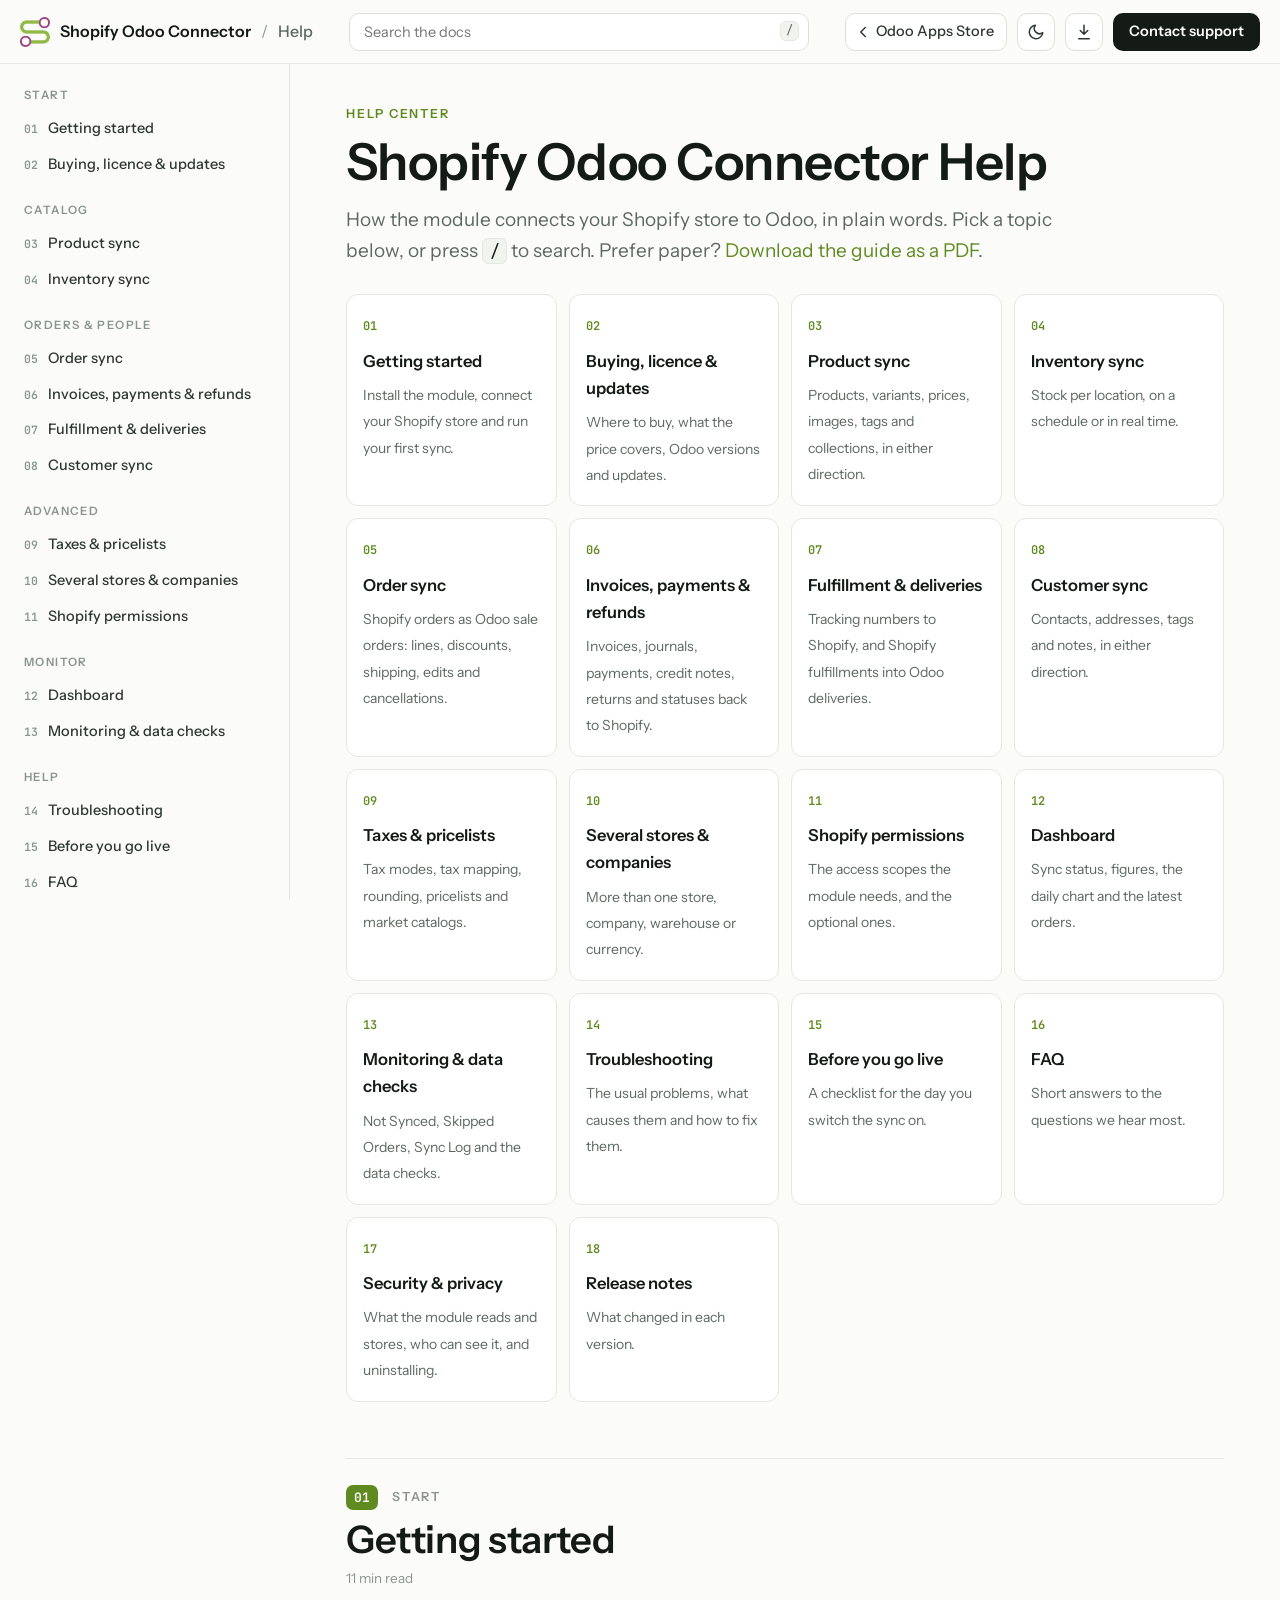
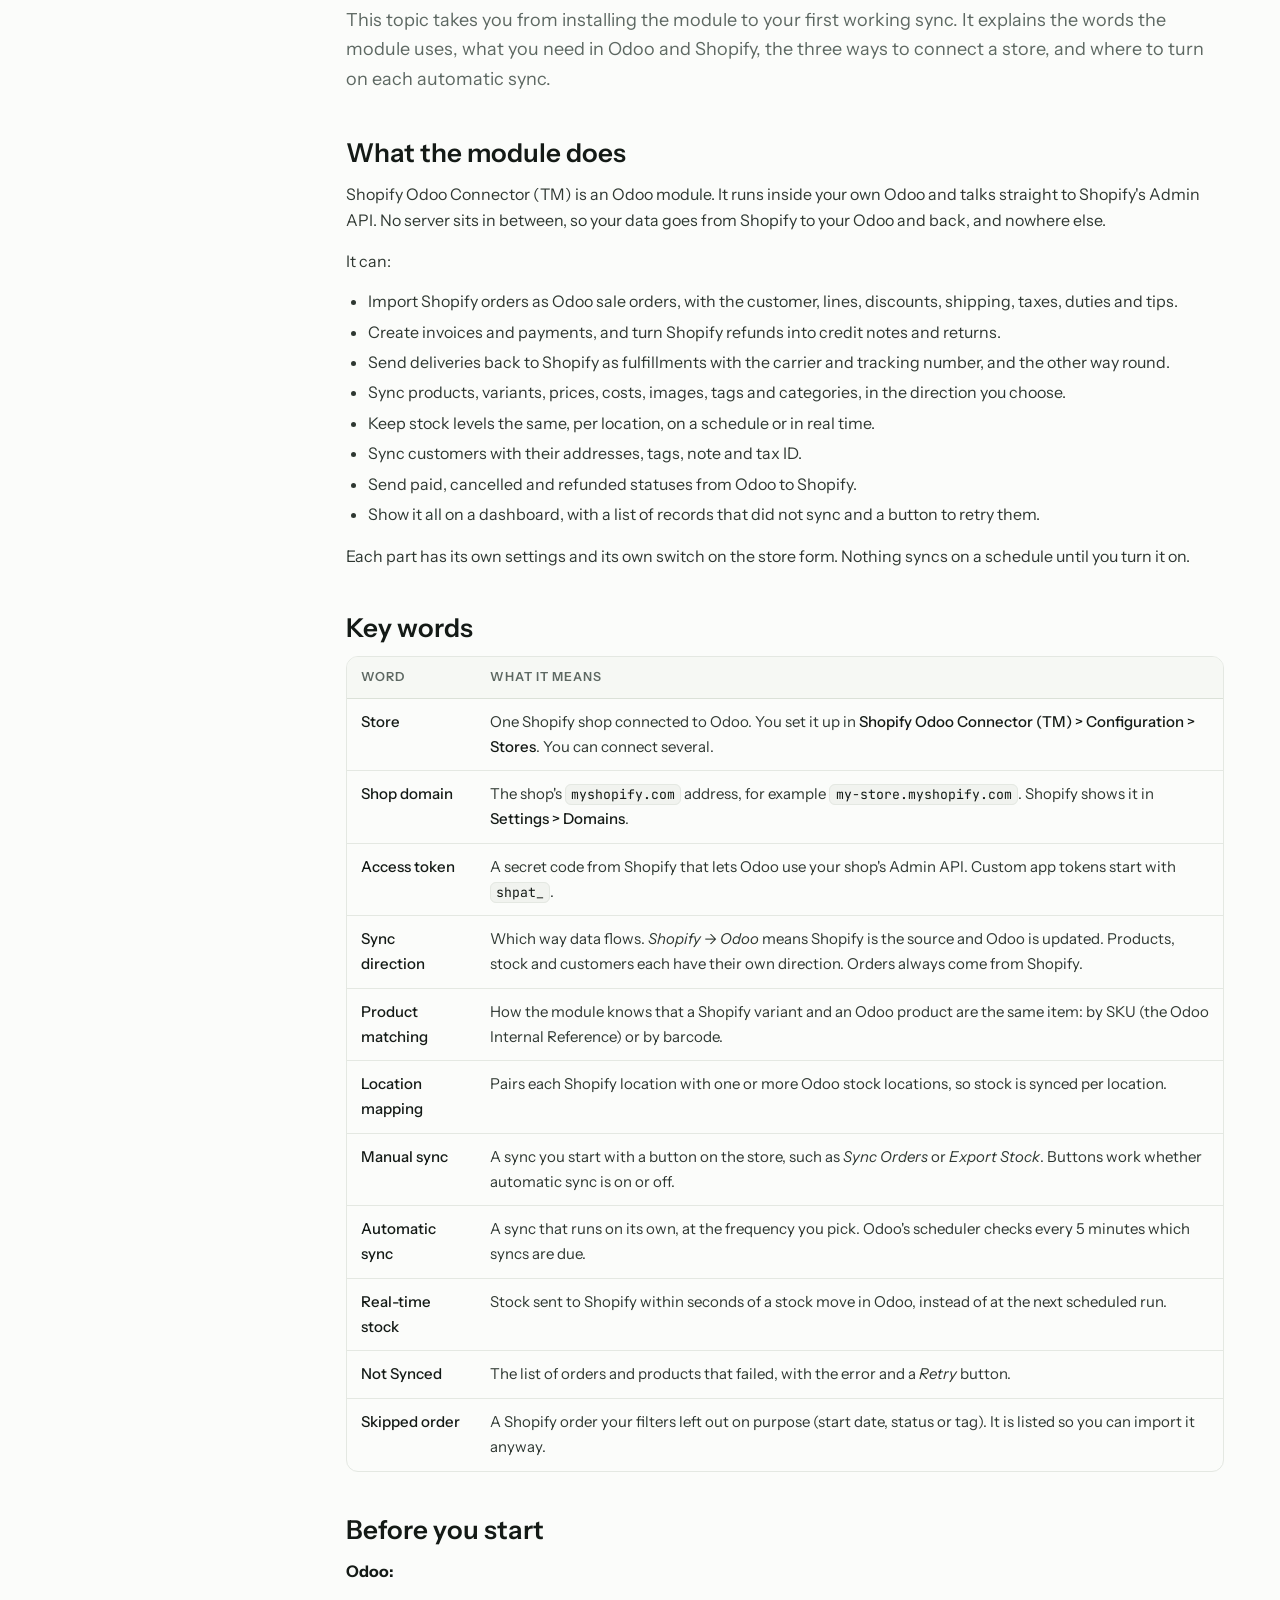
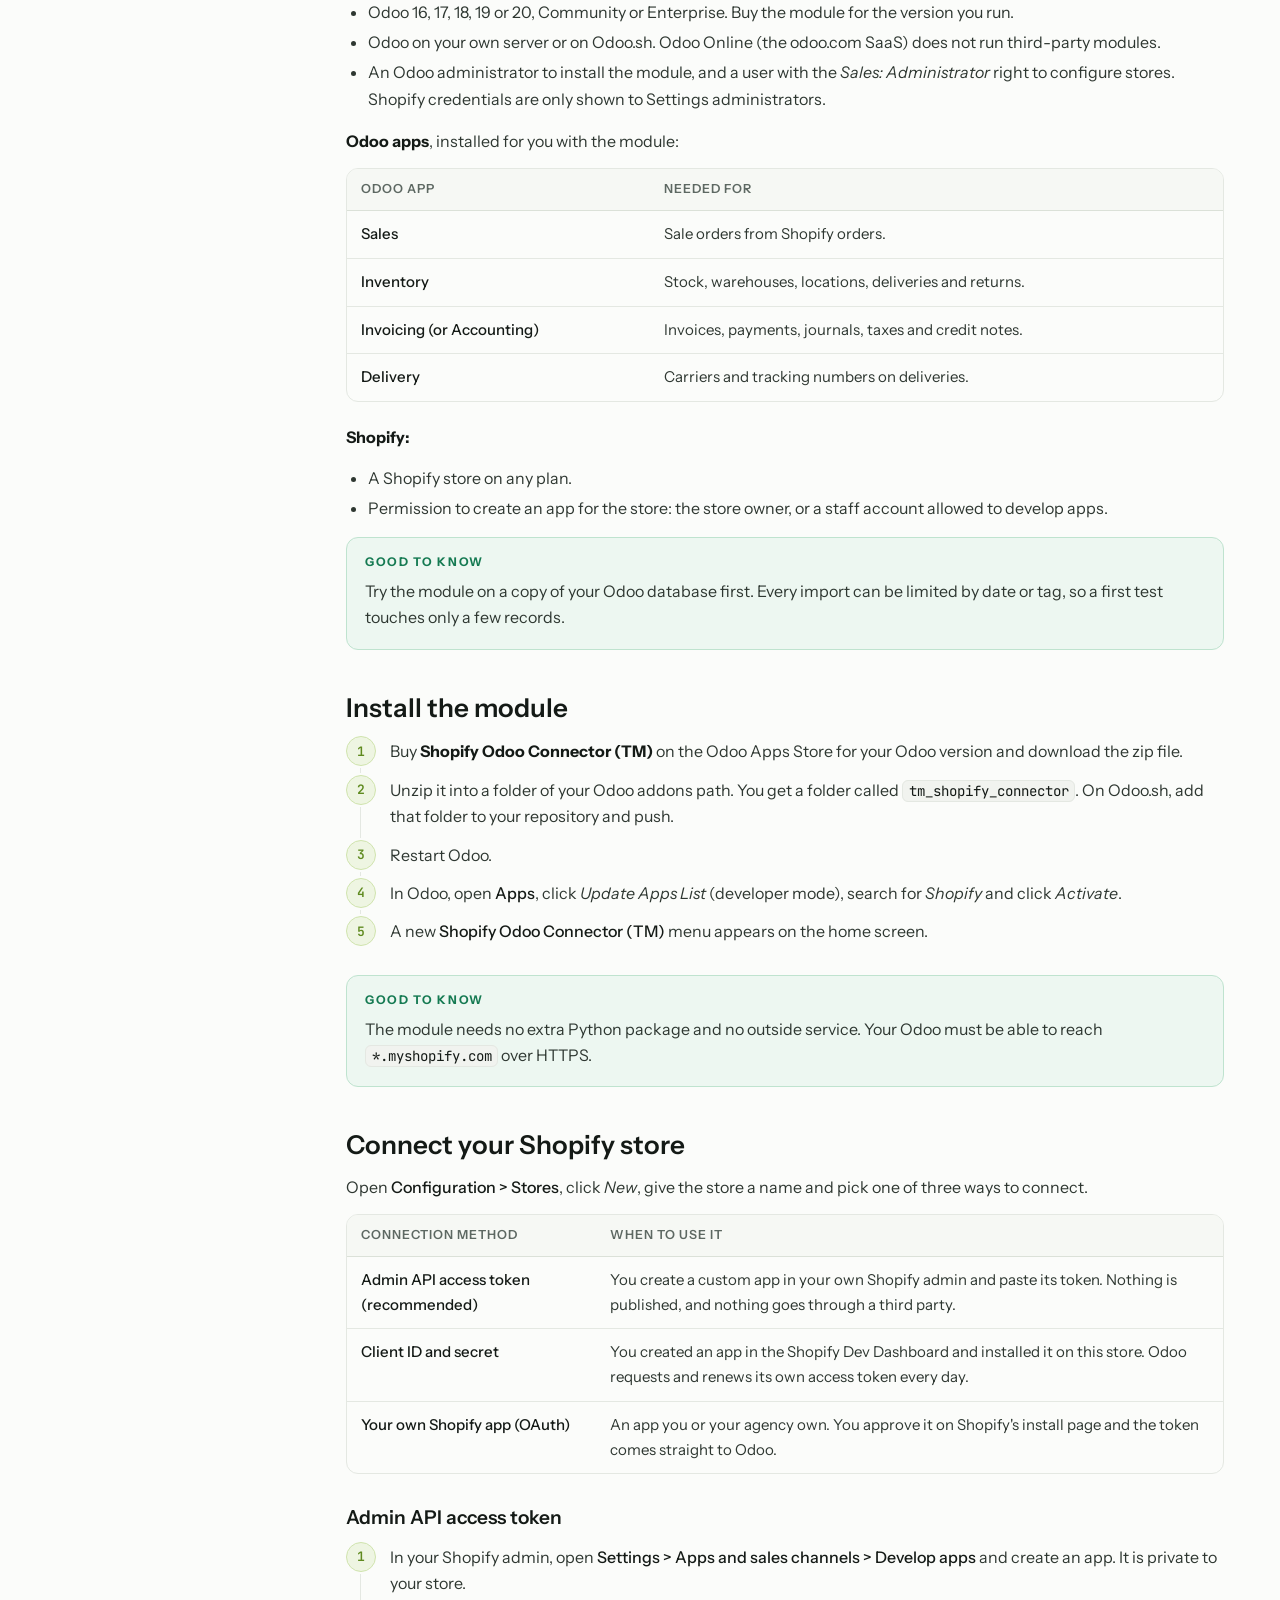
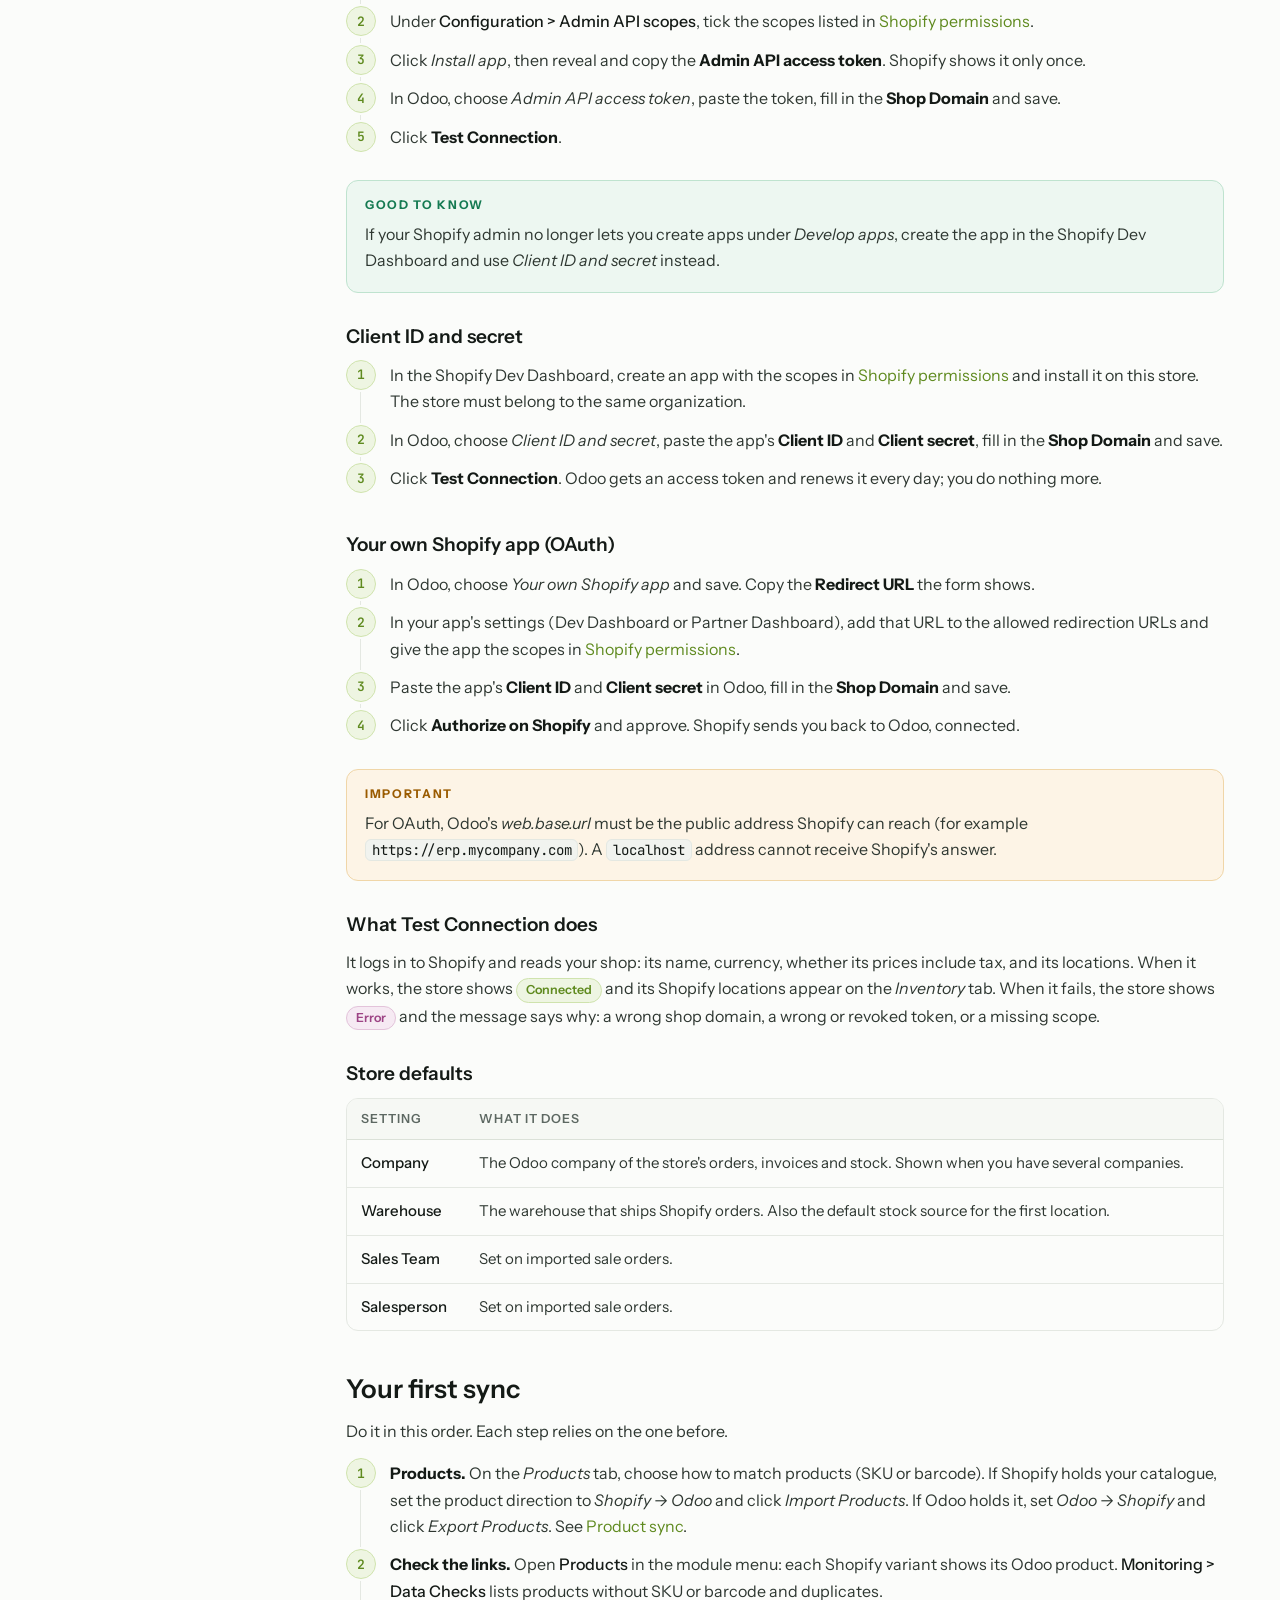
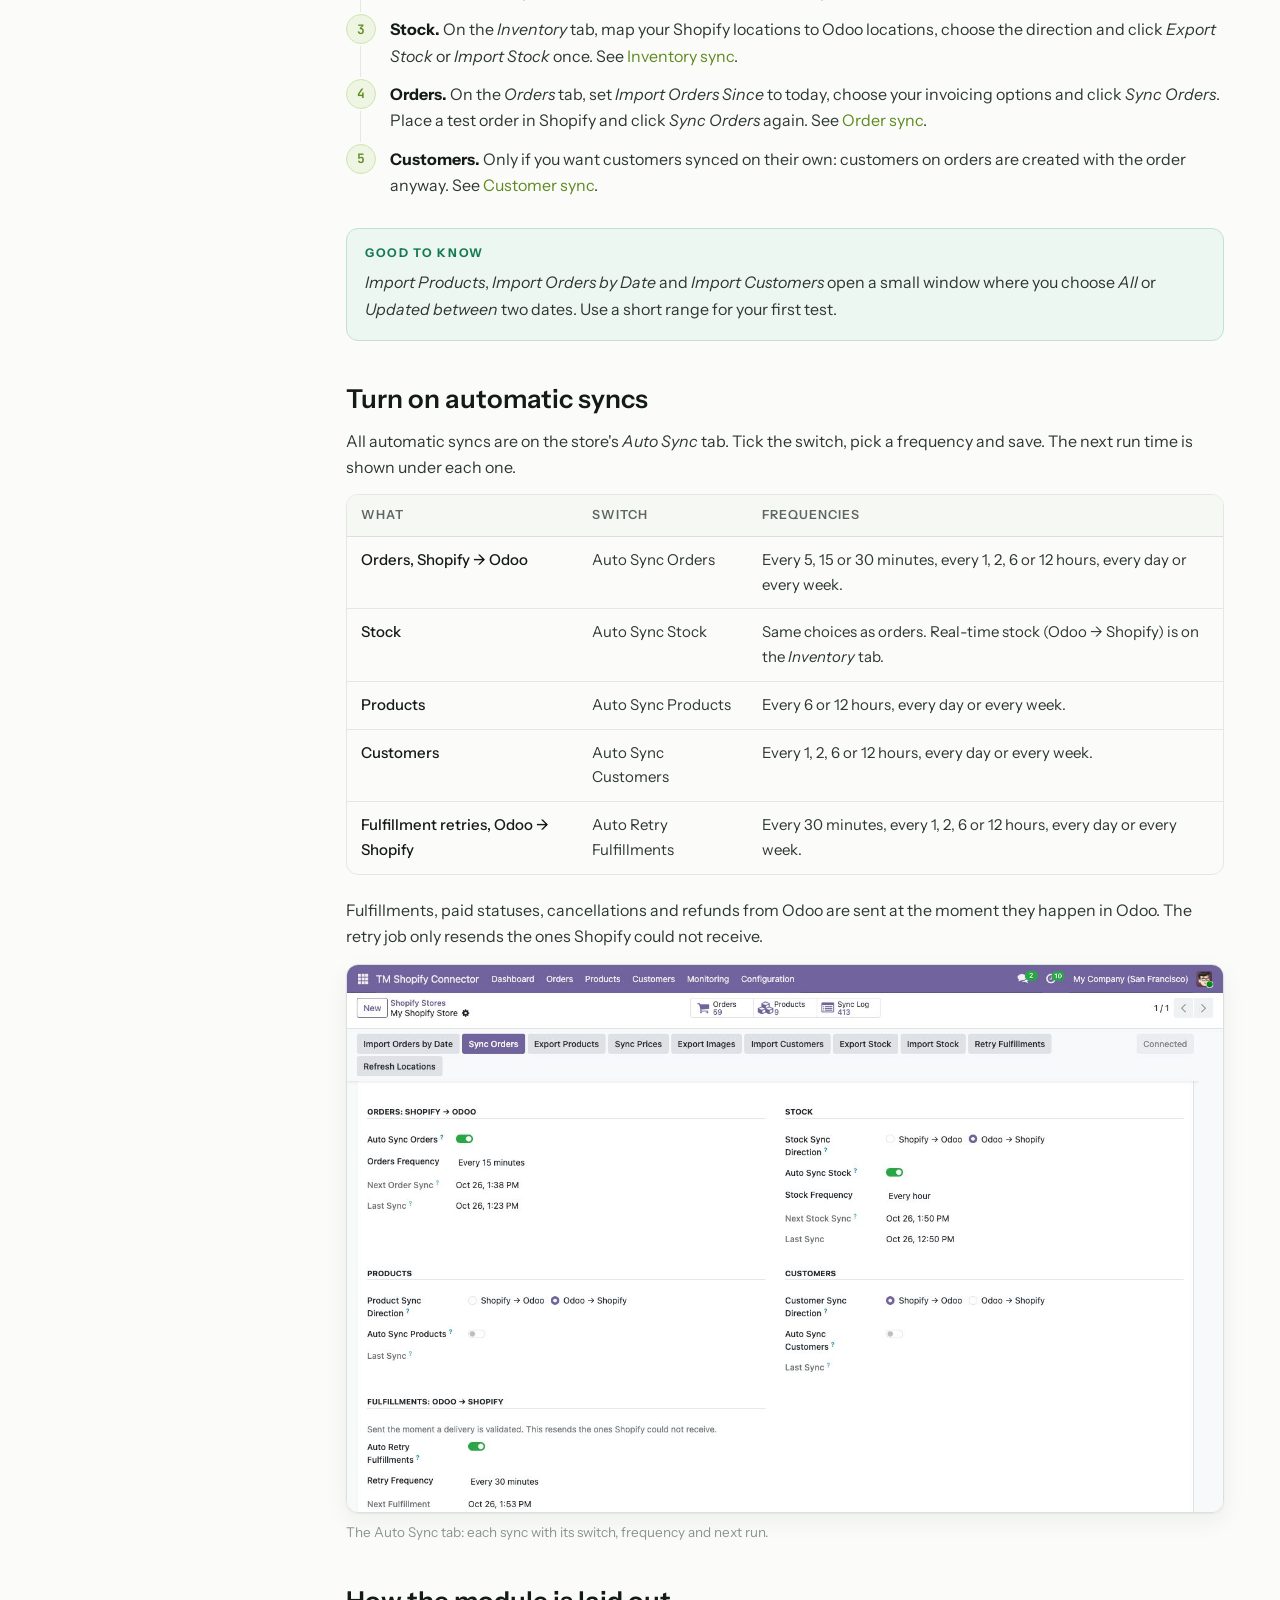
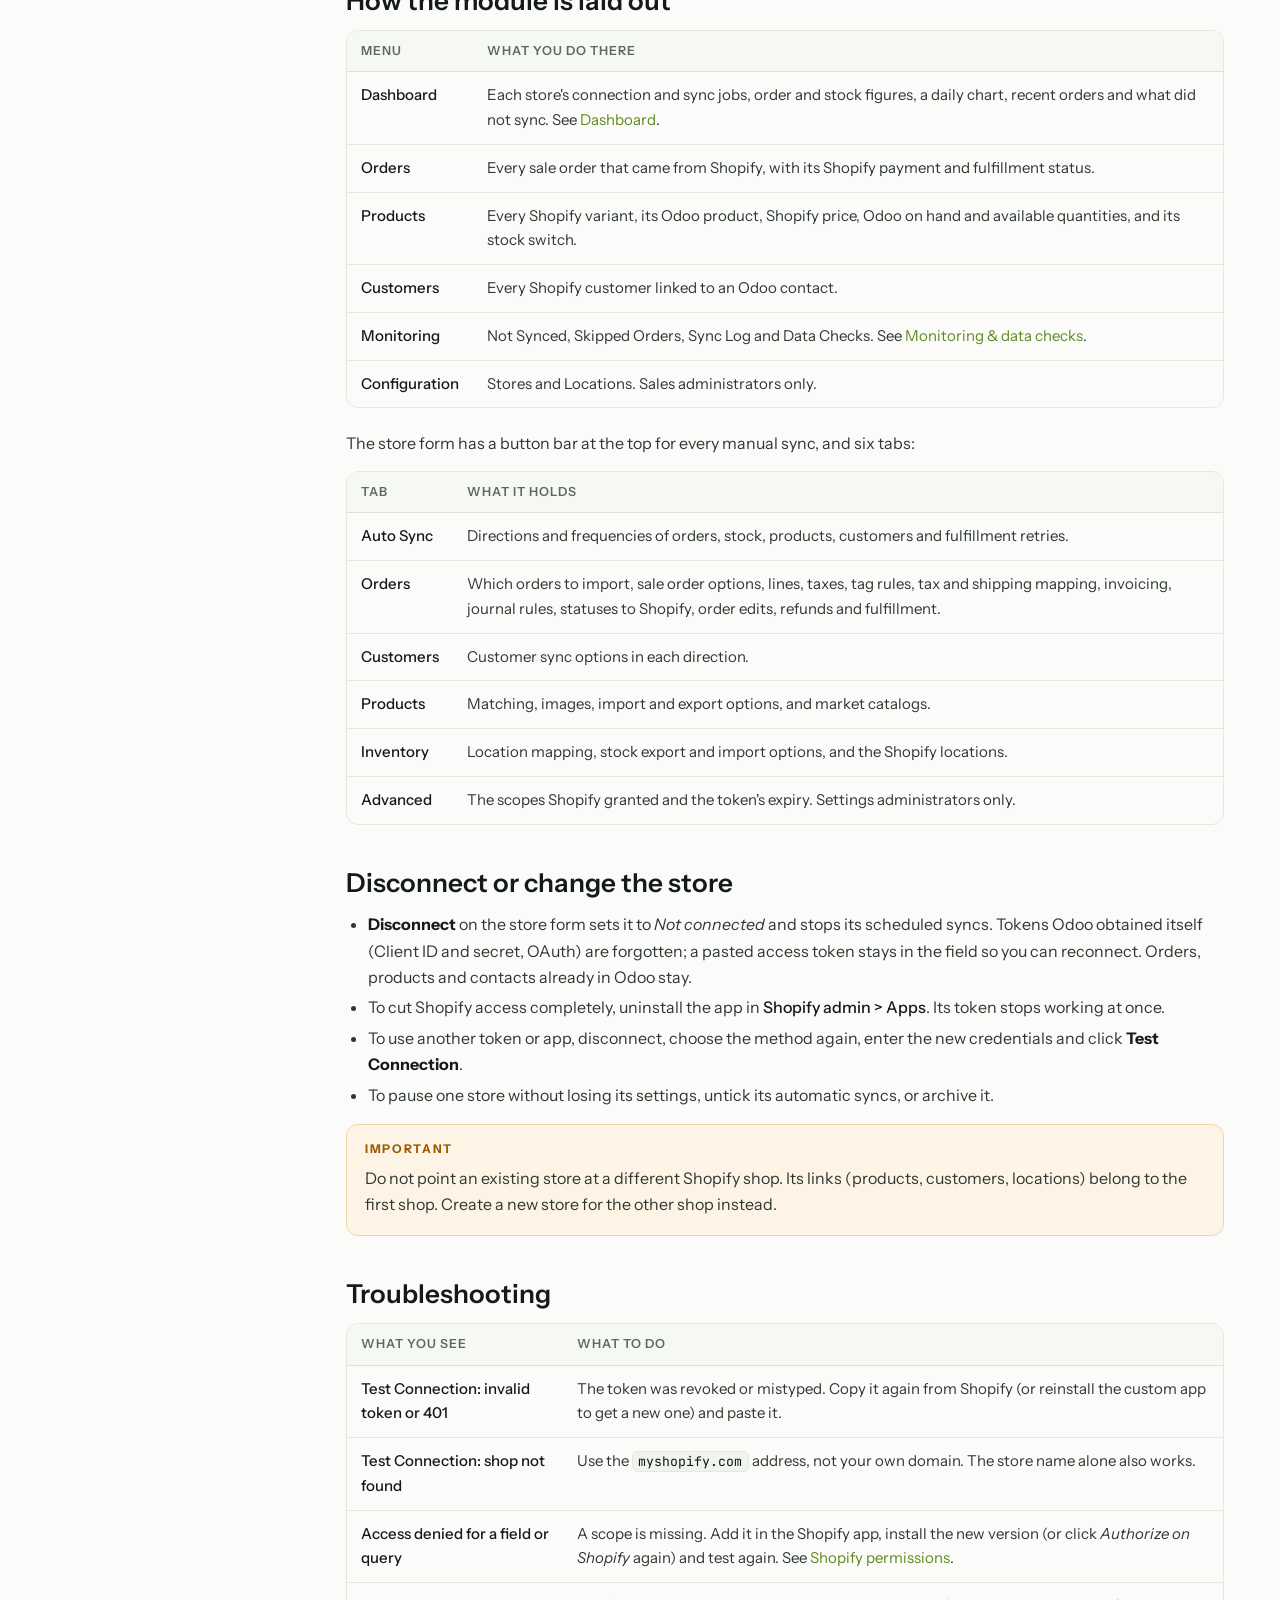
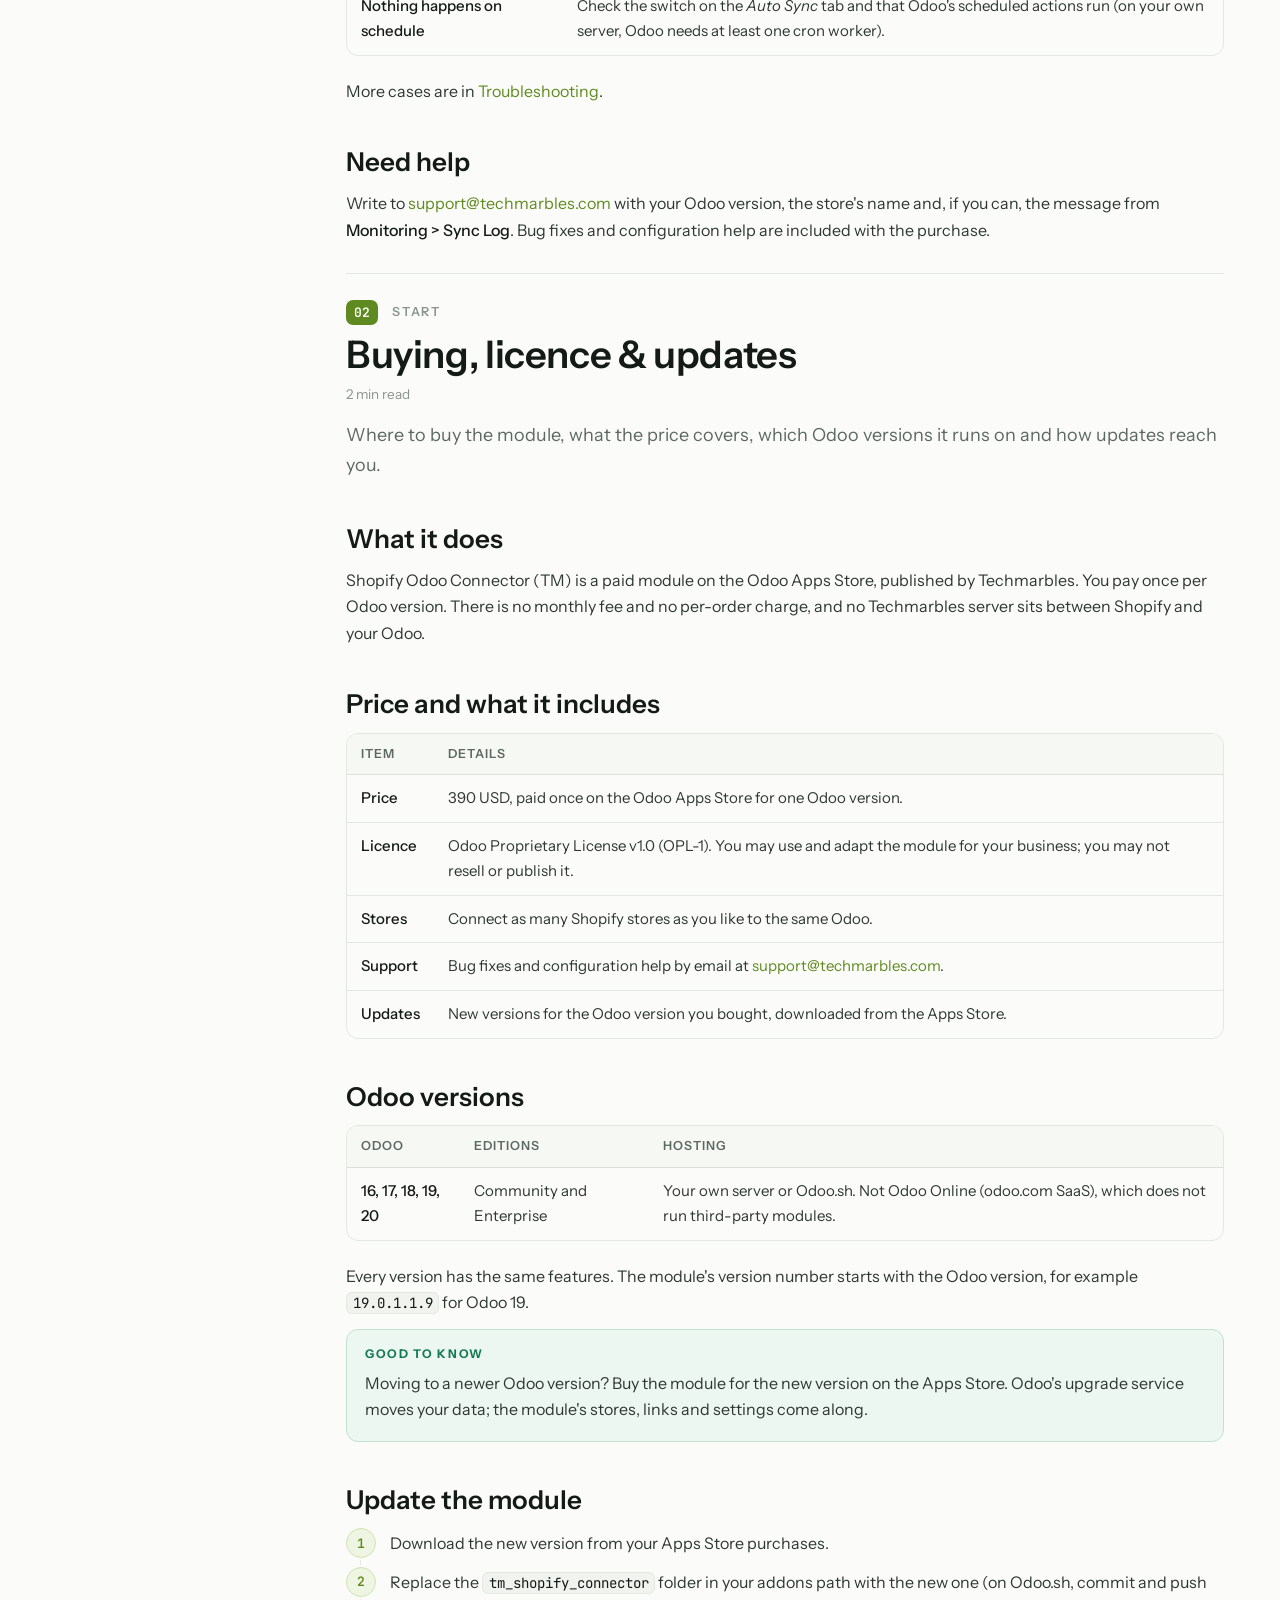
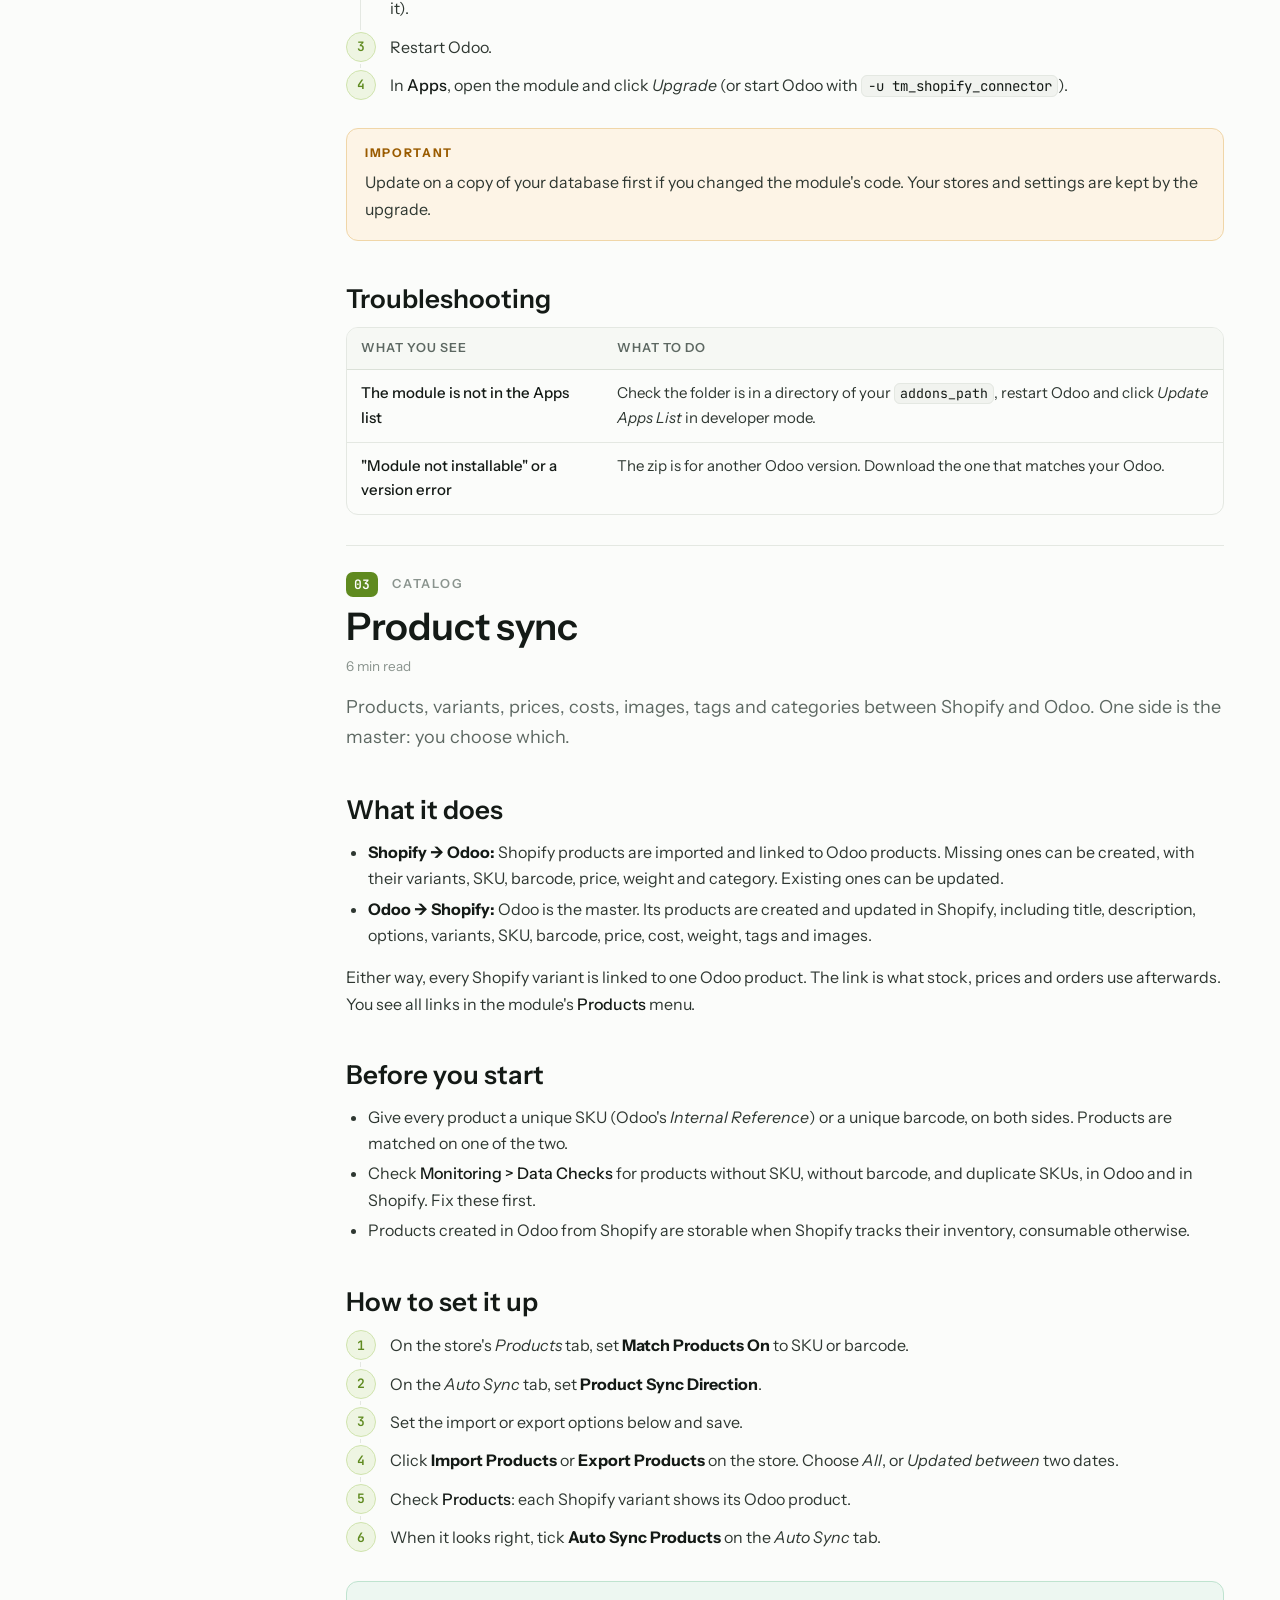
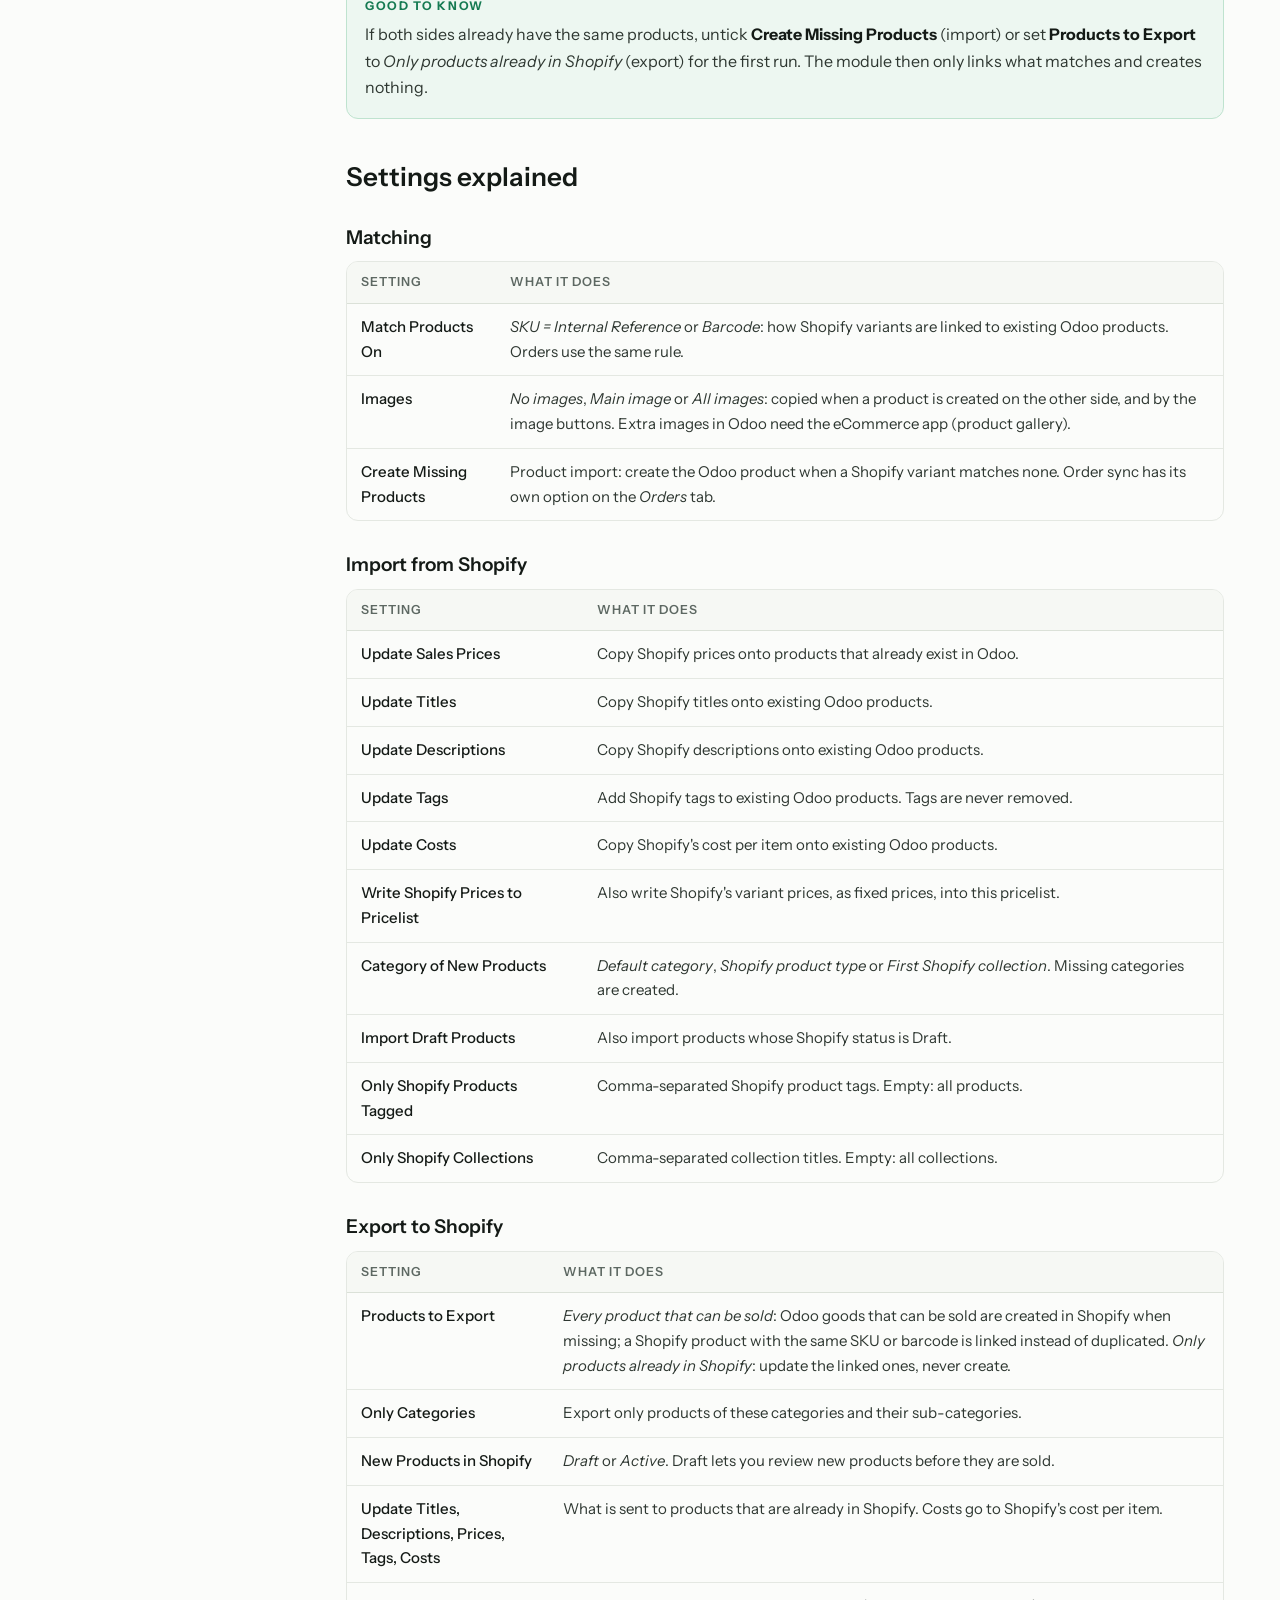
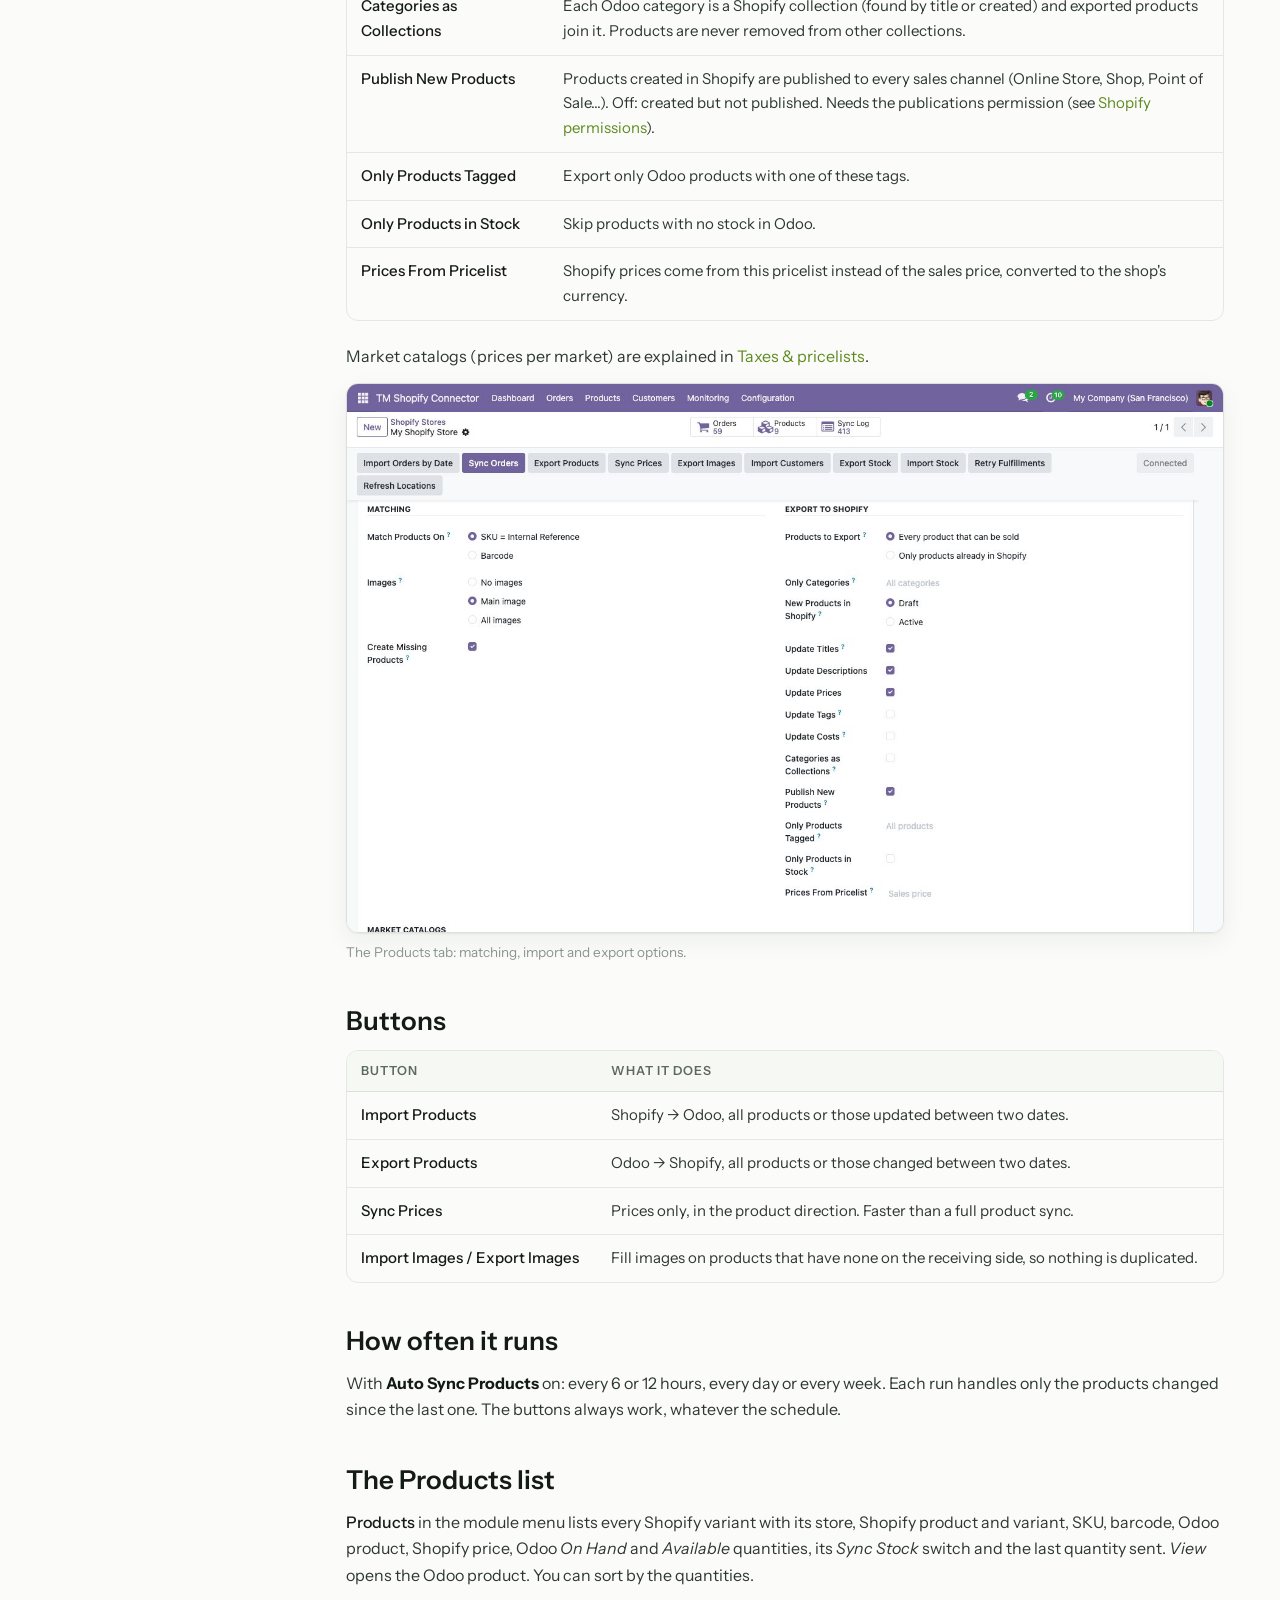
<file: index.html>
<!doctype html>
<html lang="en">
<head>
<meta charset="utf-8">
<meta name="viewport" content="width=device-width, initial-scale=1">
<title>Shopify Odoo Connector Help</title>
<meta name="description" content="How Shopify Odoo Connector (TM) connects your Shopify store to Odoo 16 to 20: setup, products, stock, orders, invoices, fulfillment, customers and troubleshooting.">
<link rel="icon" type="image/png" href="assets/favicon.png">
<link rel="preconnect" href="https://fonts.googleapis.com">
<link rel="preconnect" href="https://fonts.gstatic.com" crossorigin>
<link rel="stylesheet" href="https://fonts.googleapis.com/css2?family=Instrument+Sans:wght@400;500;600;700&family=JetBrains+Mono:wght@500;600&display=swap">
<link rel="stylesheet" href="assets/doc.css">
<script>
    // Theme before first paint: saved choice, else the system's
    (function () {
        var t = null;
        try { t = localStorage.getItem("doc-theme"); } catch (e) {}
        if (!t && window.matchMedia && matchMedia("(prefers-color-scheme: light)").matches) t = "light";
        if (t) document.documentElement.dataset.theme = t;
    })();
</script>
</head>
<body>
<header class="hdr">
    <button class="icon-btn menu-btn" id="menu" aria-label="Topics">
        <svg viewBox="0 0 24 24" fill="none" stroke="currentColor" stroke-width="2" stroke-linecap="round"><path d="M4 7h16M4 12h16M4 17h16"/></svg>
    </button>
    <a class="brand" href="#top"><img src="assets/logo.png" alt=""><span>Shopify Odoo Connector</span><span class="sep">/</span><span class="sub">Help</span></a>
    <div class="search">
        <input id="q" type="search" placeholder="Search the docs" autocomplete="off" aria-label="Search the docs">
        <kbd>/</kbd>
        <div class="results" id="results"></div>
    </div>
    <div class="hdr-actions">
        <a class="back" id="back" href="https://apps.odoo.com/apps/modules/20.0/tm_shopify_connector" title="Back to the Odoo Apps Store listing">
            <svg viewBox="0 0 24 24" fill="none" stroke="currentColor" stroke-width="2" stroke-linecap="round" stroke-linejoin="round"><path d="M15 18l-6-6 6-6"/></svg><span>Odoo Apps Store</span>
        </a>
        <button class="icon-btn" id="theme" aria-label="Light or dark theme">
            <svg viewBox="0 0 24 24" fill="none" stroke="currentColor" stroke-width="2" stroke-linecap="round" stroke-linejoin="round"><path d="M21 12.8A9 9 0 1 1 11.2 3a7 7 0 0 0 9.8 9.8z"/></svg>
        </button>
        <a class="icon-btn" href="shopify-odoo-connector-guide.pdf" download aria-label="Download PDF" title="Download PDF">
            <svg viewBox="0 0 24 24" fill="none" stroke="currentColor" stroke-width="2" stroke-linecap="round" stroke-linejoin="round"><path d="M12 3v12M7 10l5 5 5-5M5 21h14"/></svg>
        </a>
        <a class="btn" href="mailto:support@techmarbles.com">Contact support</a>
    </div>
</header>
<div class="layout">
<nav class="side" id="side" aria-label="Topics"></nav>
<main id="top">
<div class="home">
    <div class="eyebrow">HELP CENTER</div>
    <h1>Shopify Odoo Connector Help</h1>
    <p class="lead">How the module connects your Shopify store to Odoo, in plain words. Pick a topic below, or press <kbd>/</kbd> to search. Prefer paper? <a href="shopify-odoo-connector-guide.pdf" download>Download the guide as a PDF</a>.</p>
    <p class="print-toc lead">User guide for Odoo 16, 17, 18, 19 and 20, by Techmarbles. Support: support@techmarbles.com. Online, with search: https://techmarbles.com/products/odoo-app/shopify-odoo-connector-docs/</p>
    <div class="print-toc"><h2>Contents</h2><ol><li>Getting started</li><li>Buying, licence &amp; updates</li><li>Product sync</li><li>Inventory sync</li><li>Order sync</li><li>Invoices, payments &amp; refunds</li><li>Fulfillment &amp; deliveries</li><li>Customer sync</li><li>Taxes &amp; pricelists</li><li>Several stores &amp; companies</li><li>Shopify permissions</li><li>Dashboard</li><li>Monitoring &amp; data checks</li><li>Troubleshooting</li><li>Before you go live</li><li>FAQ</li><li>Security &amp; privacy</li><li>Release notes</li></ol></div>
    <div class="cards">
        <a class="card" href="#getting-started"><span class="n">01</span><span class="t">Getting started</span><span class="d">Install the module, connect your Shopify store and run your first sync.</span></a>
        <a class="card" href="#licence"><span class="n">02</span><span class="t">Buying, licence &amp; updates</span><span class="d">Where to buy, what the price covers, Odoo versions and updates.</span></a>
        <a class="card" href="#products"><span class="n">03</span><span class="t">Product sync</span><span class="d">Products, variants, prices, images, tags and collections, in either direction.</span></a>
        <a class="card" href="#inventory"><span class="n">04</span><span class="t">Inventory sync</span><span class="d">Stock per location, on a schedule or in real time.</span></a>
        <a class="card" href="#orders"><span class="n">05</span><span class="t">Order sync</span><span class="d">Shopify orders as Odoo sale orders: lines, discounts, shipping, edits and cancellations.</span></a>
        <a class="card" href="#accounting"><span class="n">06</span><span class="t">Invoices, payments &amp; refunds</span><span class="d">Invoices, journals, payments, credit notes, returns and statuses back to Shopify.</span></a>
        <a class="card" href="#fulfillment"><span class="n">07</span><span class="t">Fulfillment &amp; deliveries</span><span class="d">Tracking numbers to Shopify, and Shopify fulfillments into Odoo deliveries.</span></a>
        <a class="card" href="#customers"><span class="n">08</span><span class="t">Customer sync</span><span class="d">Contacts, addresses, tags and notes, in either direction.</span></a>
        <a class="card" href="#taxes"><span class="n">09</span><span class="t">Taxes &amp; pricelists</span><span class="d">Tax modes, tax mapping, rounding, pricelists and market catalogs.</span></a>
        <a class="card" href="#multi"><span class="n">10</span><span class="t">Several stores &amp; companies</span><span class="d">More than one store, company, warehouse or currency.</span></a>
        <a class="card" href="#permissions"><span class="n">11</span><span class="t">Shopify permissions</span><span class="d">The access scopes the module needs, and the optional ones.</span></a>
        <a class="card" href="#dashboard"><span class="n">12</span><span class="t">Dashboard</span><span class="d">Sync status, figures, the daily chart and the latest orders.</span></a>
        <a class="card" href="#monitoring"><span class="n">13</span><span class="t">Monitoring &amp; data checks</span><span class="d">Not Synced, Skipped Orders, Sync Log and the data checks.</span></a>
        <a class="card" href="#troubleshooting"><span class="n">14</span><span class="t">Troubleshooting</span><span class="d">The usual problems, what causes them and how to fix them.</span></a>
        <a class="card" href="#go-live"><span class="n">15</span><span class="t">Before you go live</span><span class="d">A checklist for the day you switch the sync on.</span></a>
        <a class="card" href="#faq"><span class="n">16</span><span class="t">FAQ</span><span class="d">Short answers to the questions we hear most.</span></a>
        <a class="card" href="#privacy"><span class="n">17</span><span class="t">Security &amp; privacy</span><span class="d">What the module reads and stores, who can see it, and uninstalling.</span></a>
        <a class="card" href="#release-notes"><span class="n">18</span><span class="t">Release notes</span><span class="d">What changed in each version.</span></a>
    </div>
</div>

<section class="topic-sec" id="getting-started" data-group="START">
<div class="topic-head"><span class="num">01</span><span class="tag">START</span></div>
<h1>Getting started</h1>
<div class="read"></div>
<p class="intro">This topic takes you from installing the module to your first working sync. It explains the words the module uses, what you need in Odoo and Shopify, the three ways to connect a store, and where to turn on each automatic sync.</p>

<h2>What the module does</h2>
<p>Shopify Odoo Connector (TM) is an Odoo module. It runs inside your own Odoo and talks straight to Shopify's Admin API. No server sits in between, so your data goes from Shopify to your Odoo and back, and nowhere else.</p>
<p>It can:</p>
<ul>
    <li>Import Shopify orders as Odoo sale orders, with the customer, lines, discounts, shipping, taxes, duties and tips.</li>
    <li>Create invoices and payments, and turn Shopify refunds into credit notes and returns.</li>
    <li>Send deliveries back to Shopify as fulfillments with the carrier and tracking number, and the other way round.</li>
    <li>Sync products, variants, prices, costs, images, tags and categories, in the direction you choose.</li>
    <li>Keep stock levels the same, per location, on a schedule or in real time.</li>
    <li>Sync customers with their addresses, tags, note and tax ID.</li>
    <li>Send paid, cancelled and refunded statuses from Odoo to Shopify.</li>
    <li>Show it all on a dashboard, with a list of records that did not sync and a button to retry them.</li>
</ul>
<p>Each part has its own settings and its own switch on the store form. Nothing syncs on a schedule until you turn it on.</p>

<h2>Key words</h2>
<div class="tbl"><table>
<tr><th>Word</th><th>What it means</th></tr>
<tr><td>Store</td><td>One Shopify shop connected to Odoo. You set it up in <span class="path">Shopify Odoo Connector (TM) &gt; Configuration &gt; Stores</span>. You can connect several.</td></tr>
<tr><td>Shop domain</td><td>The shop's <code>myshopify.com</code> address, for example <code>my-store.myshopify.com</code>. Shopify shows it in <span class="path">Settings &gt; Domains</span>.</td></tr>
<tr><td>Access token</td><td>A secret code from Shopify that lets Odoo use your shop's Admin API. Custom app tokens start with <code>shpat_</code>.</td></tr>
<tr><td>Sync direction</td><td>Which way data flows. <em>Shopify → Odoo</em> means Shopify is the source and Odoo is updated. Products, stock and customers each have their own direction. Orders always come from Shopify.</td></tr>
<tr><td>Product matching</td><td>How the module knows that a Shopify variant and an Odoo product are the same item: by SKU (the Odoo Internal Reference) or by barcode.</td></tr>
<tr><td>Location mapping</td><td>Pairs each Shopify location with one or more Odoo stock locations, so stock is synced per location.</td></tr>
<tr><td>Manual sync</td><td>A sync you start with a button on the store, such as <em>Sync Orders</em> or <em>Export Stock</em>. Buttons work whether automatic sync is on or off.</td></tr>
<tr><td>Automatic sync</td><td>A sync that runs on its own, at the frequency you pick. Odoo's scheduler checks every 5 minutes which syncs are due.</td></tr>
<tr><td>Real-time stock</td><td>Stock sent to Shopify within seconds of a stock move in Odoo, instead of at the next scheduled run.</td></tr>
<tr><td>Not Synced</td><td>The list of orders and products that failed, with the error and a <em>Retry</em> button.</td></tr>
<tr><td>Skipped order</td><td>A Shopify order your filters left out on purpose (start date, status or tag). It is listed so you can import it anyway.</td></tr>
</table></div>

<h2>Before you start</h2>
<p><strong>Odoo:</strong></p>
<ul>
    <li>Odoo 16, 17, 18, 19 or 20, Community or Enterprise. Buy the module for the version you run.</li>
    <li>Odoo on your own server or on Odoo.sh. Odoo Online (the odoo.com SaaS) does not run third-party modules.</li>
    <li>An Odoo administrator to install the module, and a user with the <em>Sales: Administrator</em> right to configure stores. Shopify credentials are only shown to Settings administrators.</li>
</ul>
<p><strong>Odoo apps</strong>, installed for you with the module:</p>
<div class="tbl"><table>
<tr><th>Odoo app</th><th>Needed for</th></tr>
<tr><td>Sales</td><td>Sale orders from Shopify orders.</td></tr>
<tr><td>Inventory</td><td>Stock, warehouses, locations, deliveries and returns.</td></tr>
<tr><td>Invoicing (or Accounting)</td><td>Invoices, payments, journals, taxes and credit notes.</td></tr>
<tr><td>Delivery</td><td>Carriers and tracking numbers on deliveries.</td></tr>
</table></div>
<p><strong>Shopify:</strong></p>
<ul>
    <li>A Shopify store on any plan.</li>
    <li>Permission to create an app for the store: the store owner, or a staff account allowed to develop apps.</li>
</ul>
<div class="note"><div class="h">Good to know</div><p>Try the module on a copy of your Odoo database first. Every import can be limited by date or tag, so a first test touches only a few records.</p></div>

<h2>Install the module</h2>
<ol class="steps">
    <li>Buy <strong>Shopify Odoo Connector (TM)</strong> on the Odoo Apps Store for your Odoo version and download the zip file.</li>
    <li>Unzip it into a folder of your Odoo addons path. You get a folder called <code>tm_shopify_connector</code>. On Odoo.sh, add that folder to your repository and push.</li>
    <li>Restart Odoo.</li>
    <li>In Odoo, open <span class="path">Apps</span>, click <em>Update Apps List</em> (developer mode), search for <em>Shopify</em> and click <em>Activate</em>.</li>
    <li>A new <span class="path">Shopify Odoo Connector (TM)</span> menu appears on the home screen.</li>
</ol>
<div class="note"><div class="h">Good to know</div><p>The module needs no extra Python package and no outside service. Your Odoo must be able to reach <code>*.myshopify.com</code> over HTTPS.</p></div>

<h2>Connect your Shopify store</h2>
<p>Open <span class="path">Configuration &gt; Stores</span>, click <em>New</em>, give the store a name and pick one of three ways to connect.</p>
<div class="tbl"><table>
<tr><th>Connection method</th><th>When to use it</th></tr>
<tr><td>Admin API access token (recommended)</td><td>You create a custom app in your own Shopify admin and paste its token. Nothing is published, and nothing goes through a third party.</td></tr>
<tr><td>Client ID and secret</td><td>You created an app in the Shopify Dev Dashboard and installed it on this store. Odoo requests and renews its own access token every day.</td></tr>
<tr><td>Your own Shopify app (OAuth)</td><td>An app you or your agency own. You approve it on Shopify's install page and the token comes straight to Odoo.</td></tr>
</table></div>

<h3>Admin API access token</h3>
<ol class="steps">
    <li>In your Shopify admin, open <span class="path">Settings &gt; Apps and sales channels &gt; Develop apps</span> and create an app. It is private to your store.</li>
    <li>Under <span class="path">Configuration &gt; Admin API scopes</span>, tick the scopes listed in <a href="#permissions">Shopify permissions</a>.</li>
    <li>Click <em>Install app</em>, then reveal and copy the <strong>Admin API access token</strong>. Shopify shows it only once.</li>
    <li>In Odoo, choose <em>Admin API access token</em>, paste the token, fill in the <strong>Shop Domain</strong> and save.</li>
    <li>Click <strong>Test Connection</strong>.</li>
</ol>
<div class="note"><div class="h">Good to know</div><p>If your Shopify admin no longer lets you create apps under <em>Develop apps</em>, create the app in the Shopify Dev Dashboard and use <em>Client ID and secret</em> instead.</p></div>

<h3>Client ID and secret</h3>
<ol class="steps">
    <li>In the Shopify Dev Dashboard, create an app with the scopes in <a href="#permissions">Shopify permissions</a> and install it on this store. The store must belong to the same organization.</li>
    <li>In Odoo, choose <em>Client ID and secret</em>, paste the app's <strong>Client ID</strong> and <strong>Client secret</strong>, fill in the <strong>Shop Domain</strong> and save.</li>
    <li>Click <strong>Test Connection</strong>. Odoo gets an access token and renews it every day; you do nothing more.</li>
</ol>

<h3>Your own Shopify app (OAuth)</h3>
<ol class="steps">
    <li>In Odoo, choose <em>Your own Shopify app</em> and save. Copy the <strong>Redirect URL</strong> the form shows.</li>
    <li>In your app's settings (Dev Dashboard or Partner Dashboard), add that URL to the allowed redirection URLs and give the app the scopes in <a href="#permissions">Shopify permissions</a>.</li>
    <li>Paste the app's <strong>Client ID</strong> and <strong>Client secret</strong> in Odoo, fill in the <strong>Shop Domain</strong> and save.</li>
    <li>Click <strong>Authorize on Shopify</strong> and approve. Shopify sends you back to Odoo, connected.</li>
</ol>
<div class="warn"><div class="h">Important</div><p>For OAuth, Odoo's <em>web.base.url</em> must be the public address Shopify can reach (for example <code>https://erp.mycompany.com</code>). A <code>localhost</code> address cannot receive Shopify's answer.</p></div>

<h3>What Test Connection does</h3>
<p>It logs in to Shopify and reads your shop: its name, currency, whether its prices include tax, and its locations. When it works, the store shows <span class="pill">Connected</span> and its Shopify locations appear on the <em>Inventory</em> tab. When it fails, the store shows <span class="pill plum">Error</span> and the message says why: a wrong shop domain, a wrong or revoked token, or a missing scope.</p>

<h3>Store defaults</h3>
<div class="tbl"><table>
<tr><th>Setting</th><th>What it does</th></tr>
<tr><td>Company</td><td>The Odoo company of the store's orders, invoices and stock. Shown when you have several companies.</td></tr>
<tr><td>Warehouse</td><td>The warehouse that ships Shopify orders. Also the default stock source for the first location.</td></tr>
<tr><td>Sales Team</td><td>Set on imported sale orders.</td></tr>
<tr><td>Salesperson</td><td>Set on imported sale orders.</td></tr>
</table></div>

<h2>Your first sync</h2>
<p>Do it in this order. Each step relies on the one before.</p>
<ol class="steps">
    <li><strong>Products.</strong> On the <em>Products</em> tab, choose how to match products (SKU or barcode). If Shopify holds your catalogue, set the product direction to <em>Shopify → Odoo</em> and click <em>Import Products</em>. If Odoo holds it, set <em>Odoo → Shopify</em> and click <em>Export Products</em>. See <a href="#products">Product sync</a>.</li>
    <li><strong>Check the links.</strong> Open <span class="path">Products</span> in the module menu: each Shopify variant shows its Odoo product. <span class="path">Monitoring &gt; Data Checks</span> lists products without SKU or barcode and duplicates.</li>
    <li><strong>Stock.</strong> On the <em>Inventory</em> tab, map your Shopify locations to Odoo locations, choose the direction and click <em>Export Stock</em> or <em>Import Stock</em> once. See <a href="#inventory">Inventory sync</a>.</li>
    <li><strong>Orders.</strong> On the <em>Orders</em> tab, set <em>Import Orders Since</em> to today, choose your invoicing options and click <em>Sync Orders</em>. Place a test order in Shopify and click <em>Sync Orders</em> again. See <a href="#orders">Order sync</a>.</li>
    <li><strong>Customers.</strong> Only if you want customers synced on their own: customers on orders are created with the order anyway. See <a href="#customers">Customer sync</a>.</li>
</ol>
<div class="note"><div class="h">Good to know</div><p><em>Import Products</em>, <em>Import Orders by Date</em> and <em>Import Customers</em> open a small window where you choose <em>All</em> or <em>Updated between</em> two dates. Use a short range for your first test.</p></div>

<h2>Turn on automatic syncs</h2>
<p>All automatic syncs are on the store's <em>Auto Sync</em> tab. Tick the switch, pick a frequency and save. The next run time is shown under each one.</p>
<div class="tbl"><table>
<tr><th>What</th><th>Switch</th><th>Frequencies</th></tr>
<tr><td>Orders, Shopify → Odoo</td><td>Auto Sync Orders</td><td>Every 5, 15 or 30 minutes, every 1, 2, 6 or 12 hours, every day or every week.</td></tr>
<tr><td>Stock</td><td>Auto Sync Stock</td><td>Same choices as orders. Real-time stock (Odoo → Shopify) is on the <em>Inventory</em> tab.</td></tr>
<tr><td>Products</td><td>Auto Sync Products</td><td>Every 6 or 12 hours, every day or every week.</td></tr>
<tr><td>Customers</td><td>Auto Sync Customers</td><td>Every 1, 2, 6 or 12 hours, every day or every week.</td></tr>
<tr><td>Fulfillment retries, Odoo → Shopify</td><td>Auto Retry Fulfillments</td><td>Every 30 minutes, every 1, 2, 6 or 12 hours, every day or every week.</td></tr>
</table></div>
<p>Fulfillments, paid statuses, cancellations and refunds from Odoo are sent at the moment they happen in Odoo. The retry job only resends the ones Shopify could not receive.</p>
<figure><img src="assets/img/screenshot_5_store_auto_sync.jpg" alt="The Auto Sync tab of a store" loading="lazy"><figcaption>The Auto Sync tab: each sync with its switch, frequency and next run.</figcaption></figure>

<h2>How the module is laid out</h2>
<div class="tbl"><table>
<tr><th>Menu</th><th>What you do there</th></tr>
<tr><td>Dashboard</td><td>Each store's connection and sync jobs, order and stock figures, a daily chart, recent orders and what did not sync. See <a href="#dashboard">Dashboard</a>.</td></tr>
<tr><td>Orders</td><td>Every sale order that came from Shopify, with its Shopify payment and fulfillment status.</td></tr>
<tr><td>Products</td><td>Every Shopify variant, its Odoo product, Shopify price, Odoo on hand and available quantities, and its stock switch.</td></tr>
<tr><td>Customers</td><td>Every Shopify customer linked to an Odoo contact.</td></tr>
<tr><td>Monitoring</td><td>Not Synced, Skipped Orders, Sync Log and Data Checks. See <a href="#monitoring">Monitoring &amp; data checks</a>.</td></tr>
<tr><td>Configuration</td><td>Stores and Locations. Sales administrators only.</td></tr>
</table></div>
<p>The store form has a button bar at the top for every manual sync, and six tabs:</p>
<div class="tbl"><table>
<tr><th>Tab</th><th>What it holds</th></tr>
<tr><td>Auto Sync</td><td>Directions and frequencies of orders, stock, products, customers and fulfillment retries.</td></tr>
<tr><td>Orders</td><td>Which orders to import, sale order options, lines, taxes, tag rules, tax and shipping mapping, invoicing, journal rules, statuses to Shopify, order edits, refunds and fulfillment.</td></tr>
<tr><td>Customers</td><td>Customer sync options in each direction.</td></tr>
<tr><td>Products</td><td>Matching, images, import and export options, and market catalogs.</td></tr>
<tr><td>Inventory</td><td>Location mapping, stock export and import options, and the Shopify locations.</td></tr>
<tr><td>Advanced</td><td>The scopes Shopify granted and the token's expiry. Settings administrators only.</td></tr>
</table></div>

<h2>Disconnect or change the store</h2>
<ul>
    <li><strong>Disconnect</strong> on the store form sets it to <em>Not connected</em> and stops its scheduled syncs. Tokens Odoo obtained itself (Client ID and secret, OAuth) are forgotten; a pasted access token stays in the field so you can reconnect. Orders, products and contacts already in Odoo stay.</li>
    <li>To cut Shopify access completely, uninstall the app in <span class="path">Shopify admin &gt; Apps</span>. Its token stops working at once.</li>
    <li>To use another token or app, disconnect, choose the method again, enter the new credentials and click <strong>Test Connection</strong>.</li>
    <li>To pause one store without losing its settings, untick its automatic syncs, or archive it.</li>
</ul>
<div class="warn"><div class="h">Important</div><p>Do not point an existing store at a different Shopify shop. Its links (products, customers, locations) belong to the first shop. Create a new store for the other shop instead.</p></div>

<h2>Troubleshooting</h2>
<div class="tbl"><table>
<tr><th>What you see</th><th>What to do</th></tr>
<tr><td>Test Connection: invalid token or 401</td><td>The token was revoked or mistyped. Copy it again from Shopify (or reinstall the custom app to get a new one) and paste it.</td></tr>
<tr><td>Test Connection: shop not found</td><td>Use the <code>myshopify.com</code> address, not your own domain. The store name alone also works.</td></tr>
<tr><td>Access denied for a field or query</td><td>A scope is missing. Add it in the Shopify app, install the new version (or click <em>Authorize on Shopify</em> again) and test again. See <a href="#permissions">Shopify permissions</a>.</td></tr>
<tr><td>Nothing happens on schedule</td><td>Check the switch on the <em>Auto Sync</em> tab and that Odoo's scheduled actions run (on your own server, Odoo needs at least one cron worker).</td></tr>
</table></div>
<p>More cases are in <a href="#troubleshooting">Troubleshooting</a>.</p>

<h2>Need help</h2>
<p>Write to <a href="mailto:support@techmarbles.com">support@techmarbles.com</a> with your Odoo version, the store's name and, if you can, the message from <span class="path">Monitoring &gt; Sync Log</span>. Bug fixes and configuration help are included with the purchase.</p>
</section>

<section class="topic-sec" id="licence" data-group="START">
<div class="topic-head"><span class="num">02</span><span class="tag">START</span></div>
<h1>Buying, licence &amp; updates</h1>
<div class="read"></div>
<p class="intro">Where to buy the module, what the price covers, which Odoo versions it runs on and how updates reach you.</p>

<h2>What it does</h2>
<p>Shopify Odoo Connector (TM) is a paid module on the Odoo Apps Store, published by Techmarbles. You pay once per Odoo version. There is no monthly fee and no per-order charge, and no Techmarbles server sits between Shopify and your Odoo.</p>

<h2>Price and what it includes</h2>
<div class="tbl"><table>
<tr><th>Item</th><th>Details</th></tr>
<tr><td>Price</td><td>390 USD, paid once on the Odoo Apps Store for one Odoo version.</td></tr>
<tr><td>Licence</td><td>Odoo Proprietary License v1.0 (OPL-1). You may use and adapt the module for your business; you may not resell or publish it.</td></tr>
<tr><td>Stores</td><td>Connect as many Shopify stores as you like to the same Odoo.</td></tr>
<tr><td>Support</td><td>Bug fixes and configuration help by email at <a href="mailto:support@techmarbles.com">support@techmarbles.com</a>.</td></tr>
<tr><td>Updates</td><td>New versions for the Odoo version you bought, downloaded from the Apps Store.</td></tr>
</table></div>

<h2>Odoo versions</h2>
<div class="tbl"><table>
<tr><th>Odoo</th><th>Editions</th><th>Hosting</th></tr>
<tr><td>16, 17, 18, 19, 20</td><td>Community and Enterprise</td><td>Your own server or Odoo.sh. Not Odoo Online (odoo.com SaaS), which does not run third-party modules.</td></tr>
</table></div>
<p>Every version has the same features. The module's version number starts with the Odoo version, for example <code>19.0.1.1.9</code> for Odoo 19.</p>
<div class="note"><div class="h">Good to know</div><p>Moving to a newer Odoo version? Buy the module for the new version on the Apps Store. Odoo's upgrade service moves your data; the module's stores, links and settings come along.</p></div>

<h2>Update the module</h2>
<ol class="steps">
    <li>Download the new version from your Apps Store purchases.</li>
    <li>Replace the <code>tm_shopify_connector</code> folder in your addons path with the new one (on Odoo.sh, commit and push it).</li>
    <li>Restart Odoo.</li>
    <li>In <span class="path">Apps</span>, open the module and click <em>Upgrade</em> (or start Odoo with <code>-u tm_shopify_connector</code>).</li>
</ol>
<div class="warn"><div class="h">Important</div><p>Update on a copy of your database first if you changed the module's code. Your stores and settings are kept by the upgrade.</p></div>

<h2>Troubleshooting</h2>
<div class="tbl"><table>
<tr><th>What you see</th><th>What to do</th></tr>
<tr><td>The module is not in the Apps list</td><td>Check the folder is in a directory of your <code>addons_path</code>, restart Odoo and click <em>Update Apps List</em> in developer mode.</td></tr>
<tr><td>"Module not installable" or a version error</td><td>The zip is for another Odoo version. Download the one that matches your Odoo.</td></tr>
</table></div>
</section>

<section class="topic-sec" id="products" data-group="CATALOG">
<div class="topic-head"><span class="num">03</span><span class="tag">CATALOG</span></div>
<h1>Product sync</h1>
<div class="read"></div>
<p class="intro">Products, variants, prices, costs, images, tags and categories between Shopify and Odoo. One side is the master: you choose which.</p>

<h2>What it does</h2>
<ul>
    <li><strong>Shopify → Odoo:</strong> Shopify products are imported and linked to Odoo products. Missing ones can be created, with their variants, SKU, barcode, price, weight and category. Existing ones can be updated.</li>
    <li><strong>Odoo → Shopify:</strong> Odoo is the master. Its products are created and updated in Shopify, including title, description, options, variants, SKU, barcode, price, cost, weight, tags and images.</li>
</ul>
<p>Either way, every Shopify variant is linked to one Odoo product. The link is what stock, prices and orders use afterwards. You see all links in the module's <span class="path">Products</span> menu.</p>

<h2>Before you start</h2>
<ul>
    <li>Give every product a unique SKU (Odoo's <em>Internal Reference</em>) or a unique barcode, on both sides. Products are matched on one of the two.</li>
    <li>Check <span class="path">Monitoring &gt; Data Checks</span> for products without SKU, without barcode, and duplicate SKUs, in Odoo and in Shopify. Fix these first.</li>
    <li>Products created in Odoo from Shopify are storable when Shopify tracks their inventory, consumable otherwise.</li>
</ul>

<h2>How to set it up</h2>
<ol class="steps">
    <li>On the store's <em>Products</em> tab, set <strong>Match Products On</strong> to SKU or barcode.</li>
    <li>On the <em>Auto Sync</em> tab, set <strong>Product Sync Direction</strong>.</li>
    <li>Set the import or export options below and save.</li>
    <li>Click <strong>Import Products</strong> or <strong>Export Products</strong> on the store. Choose <em>All</em>, or <em>Updated between</em> two dates.</li>
    <li>Check <span class="path">Products</span>: each Shopify variant shows its Odoo product.</li>
    <li>When it looks right, tick <strong>Auto Sync Products</strong> on the <em>Auto Sync</em> tab.</li>
</ol>
<div class="note"><div class="h">Good to know</div><p>If both sides already have the same products, untick <strong>Create Missing Products</strong> (import) or set <strong>Products to Export</strong> to <em>Only products already in Shopify</em> (export) for the first run. The module then only links what matches and creates nothing.</p></div>

<h2>Settings explained</h2>
<h3>Matching</h3>
<div class="tbl"><table>
<tr><th>Setting</th><th>What it does</th></tr>
<tr><td>Match Products On</td><td><em>SKU = Internal Reference</em> or <em>Barcode</em>: how Shopify variants are linked to existing Odoo products. Orders use the same rule.</td></tr>
<tr><td>Images</td><td><em>No images</em>, <em>Main image</em> or <em>All images</em>: copied when a product is created on the other side, and by the image buttons. Extra images in Odoo need the eCommerce app (product gallery).</td></tr>
<tr><td>Create Missing Products</td><td>Product import: create the Odoo product when a Shopify variant matches none. Order sync has its own option on the <em>Orders</em> tab.</td></tr>
</table></div>

<h3>Import from Shopify</h3>
<div class="tbl"><table>
<tr><th>Setting</th><th>What it does</th></tr>
<tr><td>Update Sales Prices</td><td>Copy Shopify prices onto products that already exist in Odoo.</td></tr>
<tr><td>Update Titles</td><td>Copy Shopify titles onto existing Odoo products.</td></tr>
<tr><td>Update Descriptions</td><td>Copy Shopify descriptions onto existing Odoo products.</td></tr>
<tr><td>Update Tags</td><td>Add Shopify tags to existing Odoo products. Tags are never removed.</td></tr>
<tr><td>Update Costs</td><td>Copy Shopify's cost per item onto existing Odoo products.</td></tr>
<tr><td>Write Shopify Prices to Pricelist</td><td>Also write Shopify's variant prices, as fixed prices, into this pricelist.</td></tr>
<tr><td>Category of New Products</td><td><em>Default category</em>, <em>Shopify product type</em> or <em>First Shopify collection</em>. Missing categories are created.</td></tr>
<tr><td>Import Draft Products</td><td>Also import products whose Shopify status is Draft.</td></tr>
<tr><td>Only Shopify Products Tagged</td><td>Comma-separated Shopify product tags. Empty: all products.</td></tr>
<tr><td>Only Shopify Collections</td><td>Comma-separated collection titles. Empty: all collections.</td></tr>
</table></div>

<h3>Export to Shopify</h3>
<div class="tbl"><table>
<tr><th>Setting</th><th>What it does</th></tr>
<tr><td>Products to Export</td><td><em>Every product that can be sold</em>: Odoo goods that can be sold are created in Shopify when missing; a Shopify product with the same SKU or barcode is linked instead of duplicated. <em>Only products already in Shopify</em>: update the linked ones, never create.</td></tr>
<tr><td>Only Categories</td><td>Export only products of these categories and their sub-categories.</td></tr>
<tr><td>New Products in Shopify</td><td><em>Draft</em> or <em>Active</em>. Draft lets you review new products before they are sold.</td></tr>
<tr><td>Update Titles, Descriptions, Prices, Tags, Costs</td><td>What is sent to products that are already in Shopify. Costs go to Shopify's cost per item.</td></tr>
<tr><td>Categories as Collections</td><td>Each Odoo category is a Shopify collection (found by title or created) and exported products join it. Products are never removed from other collections.</td></tr>
<tr><td>Publish New Products</td><td>Products created in Shopify are published to every sales channel (Online Store, Shop, Point of Sale...). Off: created but not published. Needs the publications permission (see <a href="#permissions">Shopify permissions</a>).</td></tr>
<tr><td>Only Products Tagged</td><td>Export only Odoo products with one of these tags.</td></tr>
<tr><td>Only Products in Stock</td><td>Skip products with no stock in Odoo.</td></tr>
<tr><td>Prices From Pricelist</td><td>Shopify prices come from this pricelist instead of the sales price, converted to the shop's currency.</td></tr>
</table></div>
<p>Market catalogs (prices per market) are explained in <a href="#taxes">Taxes &amp; pricelists</a>.</p>
<figure><img src="assets/img/screenshot_6_store_products_export.jpg" alt="Product export settings" loading="lazy"><figcaption>The Products tab: matching, import and export options.</figcaption></figure>

<h2>Buttons</h2>
<div class="tbl"><table>
<tr><th>Button</th><th>What it does</th></tr>
<tr><td>Import Products</td><td>Shopify → Odoo, all products or those updated between two dates.</td></tr>
<tr><td>Export Products</td><td>Odoo → Shopify, all products or those changed between two dates.</td></tr>
<tr><td>Sync Prices</td><td>Prices only, in the product direction. Faster than a full product sync.</td></tr>
<tr><td>Import Images / Export Images</td><td>Fill images on products that have none on the receiving side, so nothing is duplicated.</td></tr>
</table></div>

<h2>How often it runs</h2>
<p>With <strong>Auto Sync Products</strong> on: every 6 or 12 hours, every day or every week. Each run handles only the products changed since the last one. The buttons always work, whatever the schedule.</p>

<h2>The Products list</h2>
<p><span class="path">Products</span> in the module menu lists every Shopify variant with its store, Shopify product and variant, SKU, barcode, Odoo product, Shopify price, Odoo <em>On Hand</em> and <em>Available</em> quantities, its <em>Sync Stock</em> switch and the last quantity sent. <em>View</em> opens the Odoo product. You can sort by the quantities.</p>
<p>On an Odoo product, the <em>Shopify</em> tab shows its Shopify variants.</p>

<h2>What is synced / not synced</h2>
<div class="tbl"><table>
<tr><th>Synced</th><th>Not synced</th></tr>
<tr><td>Title, description, options and variants, SKU, barcode, price, cost, weight, tags, product type or collection as category, images, draft or active status</td><td>Metafields, SEO fields, Shopify product reviews, gift cards, bundles made in Shopify apps. Variant deletions are not mirrored: archive on both sides.</td></tr>
</table></div>

<h2>Limits</h2>
<ul>
    <li>Shopify limits the number of options and variants per product. An Odoo product with more variants than Shopify accepts goes to Not Synced with Shopify's message.</li>
    <li>Large catalogues are paged automatically; the first full import of thousands of products takes several minutes.</li>
</ul>

<h2>Good to know</h2>
<ul>
    <li>Only one side should be the master. If you change the direction, run one full sync in the new direction.</li>
    <li>Prices are sent in the shop's currency. For prices per market or currency, use market catalogs.</li>
</ul>

<h2>Troubleshooting</h2>
<div class="tbl"><table>
<tr><th>What you see</th><th>What to do</th></tr>
<tr><td>Duplicated products after an import</td><td>The SKU or barcode did not match. Fix them, archive the duplicates and import again. Check <span class="path">Data Checks</span>.</td></tr>
<tr><td>A product is in Not Synced</td><td>Open it in <span class="path">Monitoring &gt; Not Synced</span>, read the error, fix the product and click <em>Retry</em>.</td></tr>
<tr><td>New products are not visible in the online store</td><td>They were created as Draft, or not published. Set <em>New Products in Shopify</em> to Active and tick <em>Publish New Products</em>, with the publications permission.</td></tr>
<tr><td>Images missing</td><td>Check the <em>Images</em> setting, then click <em>Import Images</em> or <em>Export Images</em>. Products that already have images are left alone.</td></tr>
</table></div>
</section>

<section class="topic-sec" id="inventory" data-group="CATALOG">
<div class="topic-head"><span class="num">04</span><span class="tag">CATALOG</span></div>
<h1>Inventory sync</h1>
<div class="read"></div>
<p class="intro">Keep stock levels the same in Shopify and Odoo, per location, on a schedule or in real time.</p>

<h2>What it does</h2>
<ul>
    <li><strong>Odoo → Shopify:</strong> Odoo's quantities are sent to Shopify, per Shopify location. With real-time stock, every stock move in Odoo is sent within seconds.</li>
    <li><strong>Shopify → Odoo:</strong> Shopify is the source of truth. Odoo's on hand quantities are set to Shopify's, in the first Odoo location mapped to each Shopify location.</li>
</ul>

<h2>Before you start</h2>
<ul>
    <li>Link your products first (<a href="#products">Product sync</a>). Stock only moves for Shopify variants linked to an Odoo product.</li>
    <li>Products must be storable in Odoo, and their Shopify variant must track inventory.</li>
    <li>Click <strong>Test Connection</strong> (or <em>Refresh Locations</em>) so the store knows your Shopify locations.</li>
</ul>

<h2>How to set it up</h2>
<ol class="steps">
    <li>On the <em>Auto Sync</em> tab, choose the <strong>Stock Sync Direction</strong>.</li>
    <li>On the <em>Inventory</em> tab, decide on location mapping (below) and pick the Odoo locations of each Shopify location.</li>
    <li>Choose the stock source and options, then save.</li>
    <li>Click <strong>Export Stock</strong> (Odoo → Shopify) or <strong>Import Stock</strong> (Shopify → Odoo) once, and check a few products in Shopify.</li>
    <li>Tick <strong>Auto Sync Stock</strong>, and <strong>Real-Time Stock</strong> if Odoo is the source.</li>
</ol>

<h2>Locations</h2>
<div class="tbl"><table>
<tr><th>Setting</th><th>What it does</th></tr>
<tr><td>Inventory Location Mapping</td><td>On: each Shopify location is synced with the Odoo locations mapped to it. Off: one Shopify location holds the stock of all your warehouses, and stock imported from Shopify goes to the store's warehouse.</td></tr>
<tr><td>Default Shopify Location</td><td>With mapping off: the Shopify location that is synced. Empty: the first location that fulfills online orders.</td></tr>
</table></div>
<p>The <strong>Locations</strong> table lists your Shopify locations:</p>
<div class="tbl"><table>
<tr><th>Column</th><th>What it means</th></tr>
<tr><td>Name, Fulfills Online Orders</td><td>As in Shopify.</td></tr>
<tr><td>Odoo Locations</td><td>The stock of these locations and their sub-locations is added up and sent to this Shopify location. Stock imported from Shopify goes to the first one.</td></tr>
<tr><td>Sync Stock</td><td>Sync this location's stock, in the store's direction. Untick a location to leave it alone.</td></tr>
<tr><td>Last Stock Sync</td><td>When its stock was last synced.</td></tr>
</table></div>
<figure><img src="assets/img/screenshot_7_store_inventory.jpg" alt="Location mapping and stock settings" loading="lazy"><figcaption>The Inventory tab: location mapping, stock export options and the Shopify locations.</figcaption></figure>

<h2>Settings explained</h2>
<h3>Stock export (Odoo → Shopify)</h3>
<div class="tbl"><table>
<tr><th>Setting</th><th>What it does</th></tr>
<tr><td>Real-Time Stock</td><td>A stock change in Odoo (delivery, receipt, adjustment, reservation) is sent to Shopify within seconds, for the products it touches. The scheduled stock sync keeps running as a safety net.</td></tr>
<tr><td>Stock Source</td><td><em>Free quantity → Shopify 'Available'</em>: on hand minus what is reserved for orders. <em>On hand quantity → Shopify 'On hand'</em>: Shopify then deducts what its unfulfilled orders commit. <em>Forecasted quantity → Shopify 'Available'</em>: on hand plus incoming minus outgoing.</td></tr>
<tr><td>Shopify Field</td><td>Which Shopify quantity receives the number: <em>As above</em>, <em>Available</em> or <em>On hand</em>. It changes where the number goes, not how it is computed.</td></tr>
<tr><td>Only Stock of Categories</td><td>Send the stock of products of these categories (and sub-categories) only.</td></tr>
<tr><td>Do Not Sync Zero Stock</td><td>Products at 0 or below are skipped, both ways: the other side keeps its last number.</td></tr>
</table></div>
<h3>Stock import (Shopify → Odoo)</h3>
<div class="tbl"><table>
<tr><th>Setting</th><th>What it does</th></tr>
<tr><td>Import Quantity</td><td>Which Shopify quantity becomes Odoo's on hand: <em>On hand</em> or <em>Available</em>.</td></tr>
</table></div>
<p>Each Shopify variant also has its own <strong>Sync Stock</strong> switch in the <span class="path">Products</span> list, to leave single products out.</p>

<h2>How often it runs</h2>
<div class="tbl"><table>
<tr><th>Sync</th><th>When</th></tr>
<tr><td>Auto Sync Stock</td><td>Every 5, 15 or 30 minutes, every 1, 2, 6 or 12 hours, every day or every week.</td></tr>
<tr><td>Real-Time Stock</td><td>Within seconds of a stock move in Odoo (Odoo → Shopify only).</td></tr>
<tr><td>Export Stock / Import Stock buttons</td><td>When you click them.</td></tr>
</table></div>

<h2>What is synced / not synced</h2>
<div class="tbl"><table>
<tr><th>Synced</th><th>Not synced</th></tr>
<tr><td>Quantities per Shopify location, for linked variants that track inventory. Kits (bill of materials of type Kit): the quantity Odoo computes from the components.</td><td>Lots and serial numbers, incoming transfers as Shopify "incoming" quantities, Shopify's committed and unavailable states (Shopify manages those itself).</td></tr>
</table></div>

<h2>Limits</h2>
<ul>
    <li>Shopify accepts 250 quantities per call; the module sends larger updates in batches.</li>
    <li>A product's stock in Shopify can only be set where the variant is stocked at that location.</li>
</ul>

<h2>Good to know</h2>
<ul>
    <li>Use one direction only. Odoo → Shopify is usual when Odoo runs your warehouse.</li>
    <li>With <em>Free quantity</em>, stock reserved for Odoo deliveries is not offered in Shopify, which avoids overselling.</li>
    <li>Orders from Shopify reserve stock in Odoo when confirmed, so the free quantity drops at once.</li>
</ul>

<h2>Troubleshooting</h2>
<div class="tbl"><table>
<tr><th>What you see</th><th>What to do</th></tr>
<tr><td>Stock does not change in Shopify</td><td>Check the variant is linked (Products list), its <em>Sync Stock</em> is on, its location is mapped and synced, and the Odoo product is storable.</td></tr>
<tr><td>Wrong quantity in Shopify</td><td>Compare <em>On Hand</em> and <em>Available</em> in the Products list with the stock source you chose, and the Odoo locations mapped (sub-locations count too).</td></tr>
<tr><td>"Inventory item not found"</td><td>The variant was linked without Shopify's inventory item. Import products once to fill it.</td></tr>
<tr><td>Stock imported into the wrong location</td><td>Imports go to the first Odoo location of each mapped Shopify location. Change the order of the Odoo locations.</td></tr>
</table></div>
</section>

<section class="topic-sec" id="orders" data-group="ORDERS &amp; PEOPLE">
<div class="topic-head"><span class="num">05</span><span class="tag">ORDERS &amp; PEOPLE</span></div>
<h1>Order sync</h1>
<div class="read"></div>
<p class="intro">Each Shopify order becomes an Odoo sale order with the customer, items, discounts, shipping, taxes, duties and tips, so its total matches Shopify's. Edits and cancellations made in Shopify follow.</p>

<h2>What it does</h2>
<ul>
    <li>Imports new and updated Shopify orders as sale orders, confirmed or as quotations.</li>
    <li>Finds or creates the customer, with separate invoice and delivery addresses when they differ.</li>
    <li>Finds each item's Odoo product by the linked variant, then by SKU or barcode.</li>
    <li>Applies order edits, cancellations and refunds made in Shopify afterwards.</li>
    <li>Lists orders your filters left out in <em>Skipped Orders</em>, and orders that failed in <em>Not Synced</em>, with a retry.</li>
</ul>
<p>Invoices, payments and refunds are in <a href="#accounting">Invoices, payments &amp; refunds</a>; deliveries and tracking in <a href="#fulfillment">Fulfillment &amp; deliveries</a>.</p>

<h2>Before you start</h2>
<ul>
    <li>Link your products (<a href="#products">Product sync</a>), or tick <em>Create Missing Products</em> on the <em>Orders</em> tab.</li>
    <li>Pick the store's <em>Warehouse</em>, and check your Odoo sales taxes match Shopify's rates (<a href="#taxes">Taxes &amp; pricelists</a>).</li>
    <li>Set <strong>Import Orders Since</strong>, so old orders are not imported by mistake.</li>
</ul>

<h2>How to set it up</h2>
<ol class="steps">
    <li>On the <em>Orders</em> tab, set <strong>Import Orders Since</strong> and, if you want, the status and tag filters.</li>
    <li>Choose the sale order options, discount mode, shipping product and tax mode.</li>
    <li>Choose the invoicing options (<a href="#accounting">next topic</a>) and save.</li>
    <li>Click <strong>Sync Orders</strong>. To bring in a past period, click <strong>Import Orders by Date</strong> and pick the dates.</li>
    <li>Open <span class="path">Orders</span> and compare a few orders with Shopify.</li>
    <li>Tick <strong>Auto Sync Orders</strong> on the <em>Auto Sync</em> tab.</li>
</ol>

<h2>Which orders sync</h2>
<div class="tbl"><table>
<tr><th>Setting</th><th>What it does</th></tr>
<tr><td>Import Orders Since</td><td>Orders created before this moment are never imported.</td></tr>
<tr><td>Orders to Import</td><td><em>All orders</em>, <em>Paid orders only</em>, <em>Fulfilled orders only</em>, or <em>Paid and fulfilled orders only</em>. Orders not matching yet are picked up later, once they are paid or fulfilled.</td></tr>
<tr><td>Only Orders Tagged</td><td>Comma-separated Shopify order tags. Empty: every order.</td></tr>
</table></div>
<p>Orders left out are listed in <span class="path">Monitoring &gt; Skipped Orders</span> with the reason: status filter, tag filter, created before the start date, or cancelled in Shopify. See <a href="#monitoring">Monitoring</a>.</p>
<div class="warn"><div class="h">Important</div><p>Shopify only gives apps the last 60 days of orders unless the app has the <code>read_all_orders</code> permission. To import older orders, add it (see <a href="#permissions">Shopify permissions</a>).</p></div>

<h2>Sale order options</h2>
<div class="tbl"><table>
<tr><th>Setting</th><th>What it does</th></tr>
<tr><td>Auto Confirm Orders</td><td>Confirm imported orders, so Odoo creates the delivery and reserves stock. Off: they stay quotations.</td></tr>
<tr><td>Create Missing Products</td><td>When an item matches no Odoo product, create it and import the order. Off: the order is not imported and waits in Not Synced until the product exists.</td></tr>
<tr><td>Use Shopify Order Number</td><td>Name the sale order after the Shopify order (for example <code>#1001</code>) instead of Odoo's sequence. The Shopify number is always on the order, in the <em>Shopify Order</em> field.</td></tr>
<tr><td>Copy Order Tags</td><td>Copy Shopify order tags onto the sale order.</td></tr>
<tr><td>Cancel Orders Cancelled in Shopify</td><td>Cancel the sale order when it is cancelled in Shopify, unless it is already delivered.</td></tr>
<tr><td>Customer for Guest Orders</td><td>Book orders placed without a customer account on this contact. Empty: create a contact from the order's email and address.</td></tr>
<tr><td>Use Fixed Customer For</td><td><em>Guest orders only</em> or <em>All orders</em>.</td></tr>
<tr><td>Pricelist</td><td>Which pricelist the order shows. It never changes the prices: lines keep what the customer paid. See <a href="#taxes">Taxes &amp; pricelists</a>.</td></tr>
</table></div>

<h2>Lines, discounts and shipping</h2>
<div class="tbl"><table>
<tr><th>Setting</th><th>What it does</th></tr>
<tr><td>Discount Mode</td><td><em>Separate discount line</em>: all discounts summed on the discount product, one line per tax. <em>One line per discount code</em>: each Shopify discount (code or title) is its own line. <em>Discount % on the order line</em>: on the product line itself.</td></tr>
<tr><td>Discount Product</td><td>The product of discount lines (<em>Shopify Discount</em> by default).</td></tr>
<tr><td>Shipping Product</td><td>The product of shipping lines (<em>Shopify Shipping</em> by default). Shipping mapping can pick another one per shipping method.</td></tr>
</table></div>
<p>Other charges come as their own lines: duties on <em>Shopify Duty</em> (one line per HS code and country of origin), tips on <em>Shopify Tip</em>. Items sold in Shopify without a product (custom items) use <em>Shopify Custom Item</em>. These products are created with the module.</p>

<h3>Shipping mapping</h3>
<p>Per Shopify shipping method (its title or part of it, for example "Express"): the Odoo shipping product of its line and the carrier set on the order.</p>

<h3>Order tag rules</h3>
<p>Per set of Shopify order tags (comma-separated, any case): the <strong>warehouse</strong> that ships the order and, if you want, a fixed <strong>customer</strong>. A warehouse of another company puts the order in that company. Rules are read from top to bottom; the first match wins.</p>

<h2>Customers on orders</h2>
<p>For each order, the module uses, in this order:</p>
<ol class="steps">
    <li>The customer of a matching order tag rule, or the store's fixed customer.</li>
    <li>The Odoo contact already linked to the Shopify customer (by customer sync or an earlier order).</li>
    <li>A contact with the same email, then the same phone number.</li>
    <li>A new contact, from the order's customer and billing address.</li>
</ol>
<p>When the shipping or billing address differs, it is added as a delivery or invoice address under the customer. The customer's own address is not overwritten.</p>

<h2>Order numbering</h2>
<p>With <em>Use Shopify Order Number</em> on, the sale order is called <code>#1001</code>. Off, it gets Odoo's next number (for example <code>S00042</code>) and the Shopify number is shown in the <em>Shopify Order</em> column and on the <em>Shopify</em> tab. Type <code>#1001</code> in the search bar and choose <em>Shopify Order</em> to find it either way.</p>

<h2>Order editing</h2>
<div class="tbl"><table>
<tr><th>Setting</th><th>What it does</th></tr>
<tr><td>Apply Order Edits</td><td><em>Off</em>, <em>Quotations</em>, or <em>Quotations and confirmed orders</em>. When an order is edited in Shopify (quantities, items added or removed, discounts, shipping), its lines are rebuilt in Odoo. Confirmed orders not delivered yet are cancelled, rebuilt and confirmed again; partly delivered ones are updated in place. Invoiced orders are never changed: the chatter says so.</td></tr>
</table></div>
<p><strong>Resync from Shopify</strong> on a sale order rebuilds its lines from Shopify's current order, on demand. It is offered on orders that are not invoiced and not cancelled.</p>

<h2>Cancellations</h2>
<ul>
    <li><strong>Shopify → Odoo:</strong> with <em>Cancel Orders Cancelled in Shopify</em>, the sale order is cancelled, unless it is already delivered.</li>
    <li><strong>Odoo → Shopify:</strong> see <a href="#accounting">statuses to Shopify</a>.</li>
</ul>

<h2>The order in Odoo</h2>
<p>Every Shopify order shows a ribbon with its Odoo status (Quotation, Quotation Sent, Sales Order, Locked on Odoo 16, Cancelled) and a <em>Shopify</em> tab with the Shopify number, store, payment and fulfillment status, last update, Shopify total, refunds, and <em>Open in Shopify</em>.</p>
<p>If the Odoo total differs from Shopify's, a yellow banner says so and offers <em>Resync from Shopify</em> (or a credit note when invoiced). A difference of one cent comes from tax rounding: see <a href="#taxes">Taxes</a>.</p>
<figure><img src="assets/img/screenshot_4_sale_order.jpg" alt="A Shopify order in Odoo" loading="lazy"><figcaption>A Shopify order delivered and invoiced in Odoo.</figcaption></figure>
<figure><img src="assets/img/screenshot_3_orders.jpg" alt="Shopify orders list" loading="lazy"><figcaption>Orders: each with its Shopify payment and fulfillment status, total and invoice status.</figcaption></figure>

<h2>Shopify POS orders</h2>
<p>Orders from Shopify POS are orders in Shopify like any other, and are imported with the same rules. Use <em>Only Orders Tagged</em> or an order tag rule to send them to another warehouse or customer.</p>

<h2>How often it runs</h2>
<p>With <strong>Auto Sync Orders</strong> on: every 5, 15 or 30 minutes, every 1, 2, 6 or 12 hours, every day or every week. Each run fetches the orders created or updated since the last one, so edits, payments, fulfillments, refunds and cancellations come with them. <em>Sync Orders</em> works at any time.</p>

<h2>What is synced / not synced</h2>
<div class="tbl"><table>
<tr><th>Synced</th><th>Not synced</th></tr>
<tr><td>Customer and addresses, items, quantities, prices, discounts, shipping, taxes, duties, tips, tags, payment and fulfillment status, edits, cancellations, refunds, the Shopify total</td><td>Draft orders and abandoned checkouts, Shopify order notes and custom attributes, gift card sales as stored value, orders created in Odoo (they are not sent to Shopify)</td></tr>
</table></div>

<h2>Retry failed orders</h2>
<p>An order that could not be imported (for example a product that matches nothing) goes to <span class="path">Monitoring &gt; Not Synced</span> with the error. Fix the cause and click <strong>Retry</strong>. The next order sync also tries again. Once imported, the line is marked <em>Resolved</em>.</p>

<h2>Good to know</h2>
<ul>
    <li>Importing the same order twice is safe: it is updated, never duplicated. <span class="path">Data Checks &gt; Shopify Orders in Odoo Twice</span> shows any duplicates made by hand.</li>
    <li>Lines keep the price the customer paid. Pricelists and Odoo's own prices never change them.</li>
</ul>

<h2>Troubleshooting</h2>
<div class="tbl"><table>
<tr><th>What you see</th><th>What to do</th></tr>
<tr><td>An order is missing</td><td>Look in <em>Skipped Orders</em> (filters) and <em>Not Synced</em> (errors). Check <em>Import Orders Since</em>.</td></tr>
<tr><td>Product not found</td><td>Link the product or fix its SKU or barcode, then <em>Retry</em>. Or tick <em>Create Missing Products</em>.</td></tr>
<tr><td>Total differs by a cent</td><td>Set Odoo's tax rounding to <em>Round per Line</em>, like Shopify.</td></tr>
<tr><td>Total differs by more</td><td>Check the tax mode and tax mapping, then <em>Resync from Shopify</em>.</td></tr>
<tr><td>Orders older than 60 days do not come</td><td>Add the <code>read_all_orders</code> permission.</td></tr>
</table></div>
</section>

<section class="topic-sec" id="accounting" data-group="ORDERS &amp; PEOPLE">
<div class="topic-head"><span class="num">06</span><span class="tag">ORDERS &amp; PEOPLE</span></div>
<h1>Invoices, payments &amp; refunds</h1>
<div class="read"></div>
<p class="intro">Invoices for Shopify orders, one payment per Shopify transaction, journals chosen by tag or payment method, refunds as credit notes and returns, and paid, cancelled and refunded statuses back to Shopify.</p>

<h2>What it does</h2>
<ul>
    <li>Creates and posts the invoice at the moment you choose: on import, on delivery, or when the order is fulfilled in Shopify.</li>
    <li>Registers each successful Shopify payment as an Odoo payment, in the journal you pick.</li>
    <li>Turns Shopify refunds into credit notes (with their refund payment) and, for restocked items, returns.</li>
    <li>Sends paid status, cancellations and refunds made in Odoo to Shopify.</li>
</ul>

<h2>Before you start</h2>
<ul>
    <li>Create the journals you need: a sales journal for Shopify invoices, and a bank journal for Shopify payments (for example "Shopify Payments").</li>
    <li>Make sure the order totals match Shopify (<a href="#taxes">Taxes</a>) before invoicing automatically.</li>
</ul>

<h2>Invoices</h2>
<div class="tbl"><table>
<tr><th>Setting</th><th>What it does</th></tr>
<tr><td>Create Invoices</td><td><em>Do not invoice</em>, <em>When the order is imported</em>, <em>When the order is delivered</em>, or <em>When the order is fulfilled in Shopify</em>. Invoices are created and posted automatically. "When imported" still waits for the delivery of products invoiced on delivered quantities.</td></tr>
<tr><td>Only Paid Orders</td><td>Invoice only orders Shopify reports as paid.</td></tr>
<tr><td>Invoice Journal</td><td>Sales journal of Shopify invoices. Empty: Odoo's default sales journal.</td></tr>
</table></div>

<h2>Payments</h2>
<div class="tbl"><table>
<tr><th>Setting</th><th>What it does</th></tr>
<tr><td>Register Payments</td><td>Record the payment of invoices of orders paid in Shopify: one Odoo payment per successful Shopify transaction.</td></tr>
<tr><td>Payment Journal</td><td>Journal receiving Shopify payments.</td></tr>
</table></div>

<h2>Journal rules</h2>
<p>Rules send some orders to other journals. Each rule has a type, the order tags or payment methods it matches (comma-separated, any case) and the journal or payment method to use.</p>
<div class="tbl"><table>
<tr><th>Rule type</th><th>Example</th></tr>
<tr><td>Invoice journal by order tag</td><td>Orders tagged <code>Wholesale, B2B</code> → the "Wholesale" sales journal.</td></tr>
<tr><td>Invoice journal by payment method</td><td><code>paypal</code> → a separate sales journal.</td></tr>
<tr><td>Payment journal by payment method</td><td><code>gift_card</code> → a "Gift cards" journal; <code>Cash on Delivery (COD)</code> → "Cash".</td></tr>
<tr><td>Odoo payment method by payment method</td><td><code>shopify_payments</code> → the "Shopify Payments" method of the bank journal, set on the order and its invoice.</td></tr>
</table></div>
<p>Payment method names are Shopify's gateway names, such as <code>shopify_payments</code>, <code>paypal</code>, <code>gift_card</code>, <code>manual</code> or <code>Cash on Delivery (COD)</code>.</p>

<h2>Refunds</h2>
<div class="tbl"><table>
<tr><th>Setting</th><th>What it does</th></tr>
<tr><td>Sync Refunds</td><td>Apply Shopify refunds: a credit note (with its refund payment when payments are registered) for invoiced orders, lower quantities for orders not invoiced yet.</td></tr>
<tr><td>Items Restocked in Shopify</td><td>For items refunded with <em>Restock</em>: <em>No return</em>, <em>Create the return, to validate in Odoo</em>, or <em>Create and validate the return</em>. The return comes from the order's delivery.</td></tr>
</table></div>
<p>Each Shopify refund is applied once and listed on the order's <em>Shopify</em> tab with its credit note and return.</p>

<h2>Statuses from Odoo to Shopify</h2>
<div class="tbl"><table>
<tr><th>Setting</th><th>What it does</th></tr>
<tr><td>Mark Orders Paid in Shopify</td><td>When the invoices of a pending (or authorized, partly paid) Shopify order are paid in Odoo, mark the order paid in Shopify.</td></tr>
<tr><td>Cancel Orders in Shopify</td><td>Cancelling a Shopify order in Odoo cancels it in Shopify; unfulfilled items go back to stock.</td></tr>
<tr><td>Refund the Payment When Cancelling</td><td>Shopify also refunds the customer, to the original payment method.</td></tr>
<tr><td>Refund in Shopify from Credit Notes</td><td>A credit note posted in Odoo for a Shopify order creates the refund in Shopify: its lines, shipping and amount, on the order's payment. Credit notes made from Shopify refunds are never sent back.</td></tr>
</table></div>
<p>Each status is sent when it happens in Odoo. If Shopify cannot receive it, the order shows the error and it is sent again with the fulfillment retries.</p>

<h2>Good to know</h2>
<ul>
    <li>Each Shopify refund is applied once, and credit notes made from Shopify refunds are never sent back to Shopify.</li>
    <li>An invoiced order is never rebuilt by an order edit: correct it with a credit note.</li>
</ul>

<h2>Troubleshooting</h2>
<div class="tbl"><table>
<tr><th>What you see</th><th>What to do</th></tr>
<tr><td>No invoice</td><td>Check <em>Create Invoices</em>, <em>Only Paid Orders</em>, and whether the products are invoiced on delivered quantities (they wait for the delivery).</td></tr>
<tr><td>Invoice not paid</td><td>Tick <em>Register Payments</em> and set a payment journal. Orders not paid in Shopify stay unpaid.</td></tr>
<tr><td>Refund not sent to Shopify</td><td>Open the credit note: the <em>Refund to Shopify</em> field shows the status and the error.</td></tr>
</table></div>
</section>

<section class="topic-sec" id="fulfillment" data-group="ORDERS &amp; PEOPLE">
<div class="topic-head"><span class="num">07</span><span class="tag">ORDERS &amp; PEOPLE</span></div>
<h1>Fulfillment &amp; deliveries</h1>
<div class="read"></div>
<p class="intro">When you ship in Odoo, Shopify gets the fulfillment with the carrier and tracking number. When an order is fulfilled in Shopify, Odoo's delivery is validated.</p>

<h2>What it does</h2>
<ul>
    <li><strong>Odoo → Shopify:</strong> validating the delivery of a Shopify order marks it fulfilled in Shopify, with the carrier and tracking number. Partial deliveries send the shipped quantities.</li>
    <li><strong>Shopify → Odoo:</strong> orders fulfilled in Shopify (Shopify admin, POS, a 3PL or shipping app) validate the shipped quantities on the Odoo delivery, with the tracking number. Partial fulfillments leave a backorder.</li>
</ul>

<h2>How to set it up</h2>
<ol class="steps">
    <li>On the <em>Orders</em> tab, under <em>Fulfillment</em>, tick <strong>Send Fulfillments to Shopify</strong>, or <strong>Validate Deliveries Fulfilled in Shopify</strong>, depending on where you ship from.</li>
    <li>Choose whether Shopify emails the customer.</li>
    <li>On the <em>Auto Sync</em> tab, tick <strong>Auto Retry Fulfillments</strong>.</li>
    <li>Validate a test delivery in Odoo with a tracking number and check the order in Shopify.</li>
</ol>

<h2>Settings explained</h2>
<div class="tbl"><table>
<tr><th>Setting</th><th>What it does</th></tr>
<tr><td>Send Fulfillments to Shopify</td><td>Mark Shopify orders fulfilled, with the tracking number, when their delivery is validated.</td></tr>
<tr><td>Shopify Emails the Customer</td><td>Shopify sends its shipping confirmation email on fulfillment.</td></tr>
<tr><td>Validate Deliveries Fulfilled in Shopify</td><td>Apply Shopify fulfillments to the Odoo delivery. Fulfillments sent by Odoo are never applied twice.</td></tr>
<tr><td>Deliver From the Assigned Location</td><td>With location mapping: an order's delivery takes its stock from the first Odoo location mapped to the Shopify location the order is assigned to, within the same warehouse.</td></tr>
<tr><td>Auto Retry Fulfillments</td><td>Resend fulfillments Shopify could not receive (network error, Shopify unavailable...), every 30 minutes up to every week.</td></tr>
</table></div>

<h2>On the delivery</h2>
<p>A delivery of a Shopify order has a <em>Shopify Fulfillment</em> status: <span class="pill">Sent</span>, <span class="pill plum">Error</span> with the message, or To Send. <strong>Retry Shopify Fulfillment</strong> on the delivery resends it at once. The carrier comes from the delivery's carrier; the tracking number from its tracking reference.</p>

<h2>Kits</h2>
<p>For products sold as a kit (bill of materials of type Kit), the delivery holds the components. Shopify gets the number of complete kits shipped: 2 boards and 4 screws for kits of 1 board + 3 screws is sent as 1 kit.</p>

<h2>What is synced / not synced</h2>
<div class="tbl"><table>
<tr><th>Synced</th><th>Not synced</th></tr>
<tr><td>Shipped quantities per order line, carrier, tracking number, partial shipments</td><td>Shipping labels and rates, delivery dates, returns started in Shopify (refunds with restock create the return instead)</td></tr>
</table></div>

<h2>Troubleshooting</h2>
<div class="tbl"><table>
<tr><th>What you see</th><th>What to do</th></tr>
<tr><td>Delivery done, order not fulfilled in Shopify</td><td>Open the delivery: read the error and click <em>Retry Shopify Fulfillment</em>. The dashboard tile <em>Fulfillments Not Sent</em> lists them all.</td></tr>
<tr><td>"Fulfillment order not found" or access denied</td><td>The fulfillment order permissions are missing, or the order is assigned to a location the app cannot fulfill from. See <a href="#permissions">Shopify permissions</a>.</td></tr>
<tr><td>Fulfilled in Shopify, delivery still open</td><td>Tick <em>Validate Deliveries Fulfilled in Shopify</em> and run <em>Sync Orders</em>. The delivery needs the stock to validate.</td></tr>
</table></div>
</section>

<section class="topic-sec" id="customers" data-group="ORDERS &amp; PEOPLE">
<div class="topic-head"><span class="num">08</span><span class="tag">ORDERS &amp; PEOPLE</span></div>
<h1>Customer sync</h1>
<div class="read"></div>
<p class="intro">Shopify customers and Odoo contacts, with their addresses, tags, note and tax ID, in the direction you choose.</p>

<h2>What it does</h2>
<ul>
    <li><strong>Shopify → Odoo:</strong> Shopify customers become Odoo contacts: name, email, phone, addresses, tags, note and tax ID.</li>
    <li><strong>Odoo → Shopify:</strong> Odoo contacts are created or updated as Shopify customers.</li>
</ul>
<p>Orders always find or create their customer, whatever the direction. Customer sync is for the customers who have not ordered yet, and for keeping details up to date.</p>

<h2>How to set it up</h2>
<ol class="steps">
    <li>On the <em>Auto Sync</em> tab, set the <strong>Customer Sync Direction</strong>.</li>
    <li>Set the options on the <em>Customers</em> tab and save.</li>
    <li>Click <strong>Import Customers</strong> or <strong>Export Customers</strong> and choose <em>All</em> or a date range.</li>
    <li>Check <span class="path">Customers</span> in the module menu, then tick <strong>Auto Sync Customers</strong>.</li>
</ol>

<h2>Settings explained</h2>
<div class="tbl"><table>
<tr><th>Setting</th><th>What it does</th></tr>
<tr><td>Update Existing Customers</td><td>Overwrite customers already on the other side (name, email, phone, address, tags, note). Off: only create the missing ones and link the ones found by email.</td></tr>
<tr><td>Customer Tags</td><td>Shopify customer tags ↔ Odoo contact tags.</td></tr>
<tr><td>Only Shopify Customers Tagged</td><td>Shopify → Odoo: import only customers with one of these tags. Empty: all.</td></tr>
<tr><td>Contacts to Export</td><td>Odoo → Shopify: <em>Customers</em> (contacts with sales or from Shopify), or <em>Only contacts already in Shopify</em>.</td></tr>
<tr><td>Only Contacts Tagged</td><td>Odoo → Shopify: export only contacts with one of these tags.</td></tr>
</table></div>

<h2>How often it runs</h2>
<p>With <strong>Auto Sync Customers</strong> on: every 1, 2, 6 or 12 hours, every day or every week. Each run handles the customers changed since the last one.</p>

<h2>The Customers list</h2>
<p>Each Shopify customer with its store, Odoo contact, Shopify customer ID, when it was updated in Shopify and last synced. <em>View</em> opens the contact.</p>

<h2>Limits</h2>
<ul>
    <li>Shopify needs an email, or a phone number with its country code (<code>+...</code>), to create a customer. Contacts without either are skipped.</li>
    <li>The fixed customer of guest orders is never exported.</li>
</ul>

<h2>Troubleshooting</h2>
<div class="tbl"><table>
<tr><th>What you see</th><th>What to do</th></tr>
<tr><td>Duplicate contacts</td><td>Contacts are matched by email (then phone on orders). Merge the duplicates in Odoo; the link follows the kept contact.</td></tr>
<tr><td>Phone refused by Shopify</td><td>Write it in international format, for example <code>+1 212 555 0100</code>.</td></tr>
<tr><td>Export denied</td><td>The <code>write_customers</code> permission is missing.</td></tr>
</table></div>
</section>

<section class="topic-sec" id="taxes" data-group="ADVANCED">
<div class="topic-head"><span class="num">09</span><span class="tag">ADVANCED</span></div>
<h1>Taxes &amp; pricelists</h1>
<div class="read"></div>
<p class="intro">How Shopify's taxes become Odoo taxes so totals match to the cent, which pricelist and currency orders use, and prices per market.</p>

<h2>What it does</h2>
<p>Shopify computes the tax of each order. The module records it in Odoo with Odoo taxes of the same rate (or as tax lines), so the Odoo total equals what the customer paid. It also handles shops whose prices include tax.</p>

<h2>Choose a tax option</h2>
<div class="tbl"><table>
<tr><th>Tax Mode</th><th>What it does</th><th>Use it when</th></tr>
<tr><td>Match Shopify's tax rates</td><td>Uses the Odoo sales taxes whose rates equal the rates Shopify charged; falls back on the product's taxes when one is missing.</td><td>Most shops. The default.</td></tr>
<tr><td>Odoo taxes (product + fiscal position)</td><td>Product taxes and fiscal positions decide.</td><td>Your Odoo tax setup is the reference.</td></tr>
<tr><td>Always use one tax</td><td>The <em>Fixed Tax</em> on every line.</td><td>One rate for everything.</td></tr>
<tr><td>Shopify's taxes as order lines</td><td>No tax on the items; each Shopify tax (name and rate) becomes a line with the amount Shopify charged.</td><td>US sales tax across many states, or when Odoo should record Shopify's tax as is.</td></tr>
</table></div>

<h2>Tax mapping</h2>
<p>Rules that pick exact Odoo taxes for a Shopify tax, read from top to bottom:</p>
<div class="tbl"><table>
<tr><th>Column</th><th>What it means</th></tr>
<tr><td>Shopify Tax</td><td>The tax title on Shopify orders, for example "VAT" or "GST". Any case.</td></tr>
<tr><td>Rate (%)</td><td>Shopify's rate. 0: any rate.</td></tr>
<tr><td>Country</td><td>Only for orders shipped to this country (for example EU OSS). Empty: any country.</td></tr>
<tr><td>Odoo Taxes</td><td>The taxes put on the line.</td></tr>
</table></div>

<h2>Prices with tax included</h2>
<p><em>Test Connection</em> reads whether your shop's prices include tax (<em>Prices Include Tax</em> on the store). The module then uses tax-included Odoo taxes for those orders, so line prices stay as in Shopify.</p>

<h2>Rounding</h2>
<div class="warn"><div class="h">Important</div><p>Shopify rounds tax on each line. If your company rounds on the whole order, totals with several taxes or many lines can differ by a cent. In <span class="path">Accounting &gt; Settings &gt; Taxes</span>, choose <em>Round per Line</em>. The store form warns you when this is not set.</p></div>

<h2>Pricelists on orders</h2>
<div class="tbl"><table>
<tr><th>Pricelist setting</th><th>What it does</th></tr>
<tr><td>Customer's pricelist, else one in the order's currency</td><td>The customer's pricelist when it is in the order's currency; otherwise a pricelist in that currency (created as "Shopify &lt;currency&gt;" when none exists).</td></tr>
<tr><td>Always this pricelist</td><td>The <em>Fixed Pricelist</em> on every order.</td></tr>
<tr><td>Let Odoo decide</td><td>Odoo's usual rule.</td></tr>
</table></div>
<p>The pricelist never changes the prices: lines keep what the customer paid in Shopify.</p>

<h2>Currencies and markets on orders</h2>
<p>Orders are recorded in the shop's currency. With Shopify Markets you can record them in the currency the customer paid instead: in developer mode, set <strong>Order Currency</strong> to <em>Customer's currency</em> on the <em>Orders</em> tab. That currency must be active in Odoo.</p>

<h2>Pricelists on products</h2>
<ul>
    <li><strong>Prices From Pricelist</strong> (Odoo → Shopify): Shopify prices come from this pricelist, converted to the shop's currency.</li>
    <li><strong>Write Shopify Prices to Pricelist</strong> (Shopify → Odoo): Shopify prices are also written as fixed prices into this pricelist.</li>
</ul>

<h3>Market catalogs</h3>
<p>For shops selling in several markets, each market catalog can take its prices from an Odoo pricelist:</p>
<ol class="steps">
    <li>On the <em>Products</em> tab, click <strong>Refresh Catalogs</strong>. Your Shopify market catalogs appear with their currency.</li>
    <li>Pick an Odoo pricelist for each catalog. Empty: Shopify keeps its own prices for that catalog.</li>
    <li>Tick <strong>Add Odoo Taxes to Catalog Prices</strong> when the pricelist is before tax but the market shows prices with tax.</li>
    <li>Export products: the catalog prices are sent with them.</li>
</ol>

<h2>Troubleshooting</h2>
<div class="tbl"><table>
<tr><th>What you see</th><th>What to do</th></tr>
<tr><td>Total differs by a cent</td><td>Set <em>Round per Line</em>.</td></tr>
<tr><td>Wrong tax on lines</td><td>Add a tax mapping rule, or create the Odoo sales tax with Shopify's rate.</td></tr>
<tr><td>Currency not found</td><td>Activate the currency in <span class="path">Accounting &gt; Configuration &gt; Currencies</span>.</td></tr>
</table></div>
</section>

<section class="topic-sec" id="multi" data-group="ADVANCED">
<div class="topic-head"><span class="num">10</span><span class="tag">ADVANCED</span></div>
<h1>Several stores &amp; companies</h1>
<div class="read"></div>
<p class="intro">Connect more than one Shopify store, sell from several Odoo companies or warehouses, and keep their data apart.</p>

<h2>What it does</h2>
<ul>
    <li>Each Shopify store is its own record, with its own connection, settings, schedule and links.</li>
    <li>Each store belongs to one Odoo company and ships from one default warehouse.</li>
    <li>Order tag rules can send some orders to another warehouse, and through it to another company.</li>
</ul>

<h2>How to set it up</h2>
<ol class="steps">
    <li>Create one store per Shopify shop in <span class="path">Configuration &gt; Stores</span>.</li>
    <li>On each store, pick its <strong>Company</strong> and <strong>Warehouse</strong>.</li>
    <li>For orders that ship from elsewhere, add <strong>Order Tag Rules</strong> on the <em>Orders</em> tab: tags → warehouse (and customer).</li>
    <li>Map each store's Shopify locations to Odoo locations of its company.</li>
</ol>

<h2>Good to know</h2>
<ul>
    <li>The same Odoo product can be linked to variants of several stores. Stock is sent to each store from its own mapped locations.</li>
    <li>Journals, taxes and pricelists belong to a company. When you change a store's company, pick them again.</li>
    <li>The dashboard can show one store or all of them.</li>
    <li>Each store's rules (tax, shipping, journal, tag) apply to that store only.</li>
</ul>

<h2>Troubleshooting</h2>
<div class="tbl"><table>
<tr><th>What you see</th><th>What to do</th></tr>
<tr><td>An order went to the wrong company</td><td>Check the order tag rules (first match wins) and the warehouse's company.</td></tr>
<tr><td>"Incompatible companies" error</td><td>A journal, tax, product or location of the store belongs to another company. Pick ones of the store's company, or share the product between companies.</td></tr>
</table></div>
</section>

<section class="topic-sec" id="permissions" data-group="ADVANCED">
<div class="topic-head"><span class="num">11</span><span class="tag">ADVANCED</span></div>
<h1>Shopify permissions</h1>
<div class="read"></div>
<p class="intro">The Admin API access scopes to give the Shopify app, what each is for, and the optional ones.</p>

<h2>What it does</h2>
<p>A Shopify app can only read and change what its scopes allow. You choose them when you create the custom app (or the Dev Dashboard app). The module asks for nothing it does not use.</p>

<h2>Required permissions</h2>
<div class="tbl"><table>
<tr><th>Scope</th><th>Used for</th></tr>
<tr><td><code>read_products</code>, <code>write_products</code></td><td>Product import and export, prices, images, collections, market catalog prices.</td></tr>
<tr><td><code>read_orders</code>, <code>write_orders</code></td><td>Order import; paid status, cancellations and refunds to Shopify.</td></tr>
<tr><td><code>read_customers</code>, <code>write_customers</code></td><td>Customers on orders and customer sync.</td></tr>
<tr><td><code>read_inventory</code>, <code>write_inventory</code></td><td>Stock import and export.</td></tr>
<tr><td><code>read_locations</code></td><td>Your Shopify locations, for location mapping.</td></tr>
<tr><td><code>read_merchant_managed_fulfillment_orders</code>, <code>write_merchant_managed_fulfillment_orders</code></td><td>Fulfillments of orders shipped from your own locations.</td></tr>
<tr><td><code>read_assigned_fulfillment_orders</code>, <code>write_assigned_fulfillment_orders</code></td><td>Fulfillments of orders assigned to the app's location.</td></tr>
</table></div>

<h2>Optional permissions</h2>
<div class="tbl"><table>
<tr><th>Scope</th><th>Add it when</th></tr>
<tr><td><code>read_publications</code>, <code>write_publications</code></td><td>You use <em>Publish New Products</em>, to publish exported products to your sales channels.</td></tr>
<tr><td><code>read_all_orders</code></td><td>You import orders older than 60 days (Shopify's limit without it).</td></tr>
</table></div>

<h2>How to grant a permission</h2>
<ol class="steps">
    <li>Open the app in Shopify (custom app: <span class="path">Settings &gt; Apps and sales channels &gt; Develop apps</span>; or the Dev Dashboard).</li>
    <li>Edit the Admin API scopes, tick the new ones and save.</li>
    <li>Install the update (custom app: <em>Install app</em> again; Dev Dashboard: release a new version). Your own OAuth app: click <em>Authorize on Shopify</em> again in Odoo.</li>
    <li>In Odoo, click <strong>Test Connection</strong>. The <em>Advanced</em> tab shows the scopes Shopify granted.</li>
</ol>

<h2>Troubleshooting</h2>
<div class="tbl"><table>
<tr><th>What you see</th><th>What to do</th></tr>
<tr><td>"Access denied" in the Sync Log</td><td>The message names the missing scope. Add it and install the app update.</td></tr>
<tr><td>The token changed after adding scopes</td><td>Custom apps may show a new token after reinstalling: paste it in Odoo.</td></tr>
</table></div>
</section>

<section class="topic-sec" id="dashboard" data-group="MONITOR">
<div class="topic-head"><span class="num">12</span><span class="tag">MONITOR</span></div>
<h1>Dashboard</h1>
<div class="read"></div>
<p class="intro">One screen for each store's connection, sync jobs and figures. Every figure opens the records behind it.</p>

<h2>What it does</h2>
<p>Open <span class="path">Shopify Odoo Connector (TM) &gt; Dashboard</span>. Pick a store (or all) and a period: <em>Today</em>, <em>7 days</em>, <em>30 days</em>, <em>90 days</em> or <em>All time</em>. Your choice is kept for next time. The round arrow refreshes the figures.</p>
<figure><img src="assets/img/screenshot_1_dashboard.jpg" alt="Shopify dashboard" loading="lazy"><figcaption>Each store's sync jobs and next run, then the sync status figures.</figcaption></figure>

<h2>Store card</h2>
<p>Each store shows its connection (<span class="pill">Connected</span>, <em>Mock</em> for a test server, or an error), its shop domain and connection method, and each sync job with its frequency and next run, or <em>auto sync off</em>. Buttons run <em>Sync Orders</em>, <em>Import Products</em> or <em>Export Products</em> (by direction) and <em>Export Stock</em> right away.</p>

<h2>Sync status</h2>
<div class="tbl"><table>
<tr><th>Figure</th><th>What it counts</th></tr>
<tr><td>Total Orders Synced</td><td>Shopify orders imported in the period.</td></tr>
<tr><td>Failed Orders</td><td>Orders waiting in Not Synced.</td></tr>
<tr><td>Sync Success Rate</td><td>Orders imported out of orders tried, in the period.</td></tr>
<tr><td>Orders Synced Today</td><td>Orders imported today.</td></tr>
<tr><td>Last Order Synced / Inventory Last Synced</td><td>When the last order came and when stock was last synced.</td></tr>
<tr><td>Customers</td><td>Shopify customers linked, and how many are new in the period.</td></tr>
</table></div>

<h2>Sales and operations</h2>
<div class="tbl"><table>
<tr><th>Figure</th><th>What it counts</th></tr>
<tr><td>Revenue, Orders, Average Order Value</td><td>Shopify orders of the period in Odoo.</td></tr>
<tr><td>Products Synced</td><td>Linked Shopify variants, and how many are not linked to an Odoo product.</td></tr>
<tr><td>Awaiting Shipment</td><td>Confirmed orders not delivered yet.</td></tr>
<tr><td>Fulfillments Not Sent</td><td>Deliveries whose fulfillment Shopify did not receive.</td></tr>
<tr><td>To Invoice / Awaiting Payment</td><td>Orders to invoice, and orders not paid in Shopify.</td></tr>
<tr><td>Total ≠ Shopify</td><td>Orders whose Odoo total differs from Shopify's.</td></tr>
<tr><td>Sync Errors (24 h)</td><td>Errors in the Sync Log in the last 24 hours.</td></tr>
</table></div>
<p>Below: a chart of orders synced per day, the latest orders with their sync status, and what is not synced.</p>
<figure><img src="assets/img/screenshot_2_dashboard_operations.jpg" alt="Dashboard operations" loading="lazy"><figcaption>Revenue, orders awaiting shipment, invoice or payment, totals that differ, errors, the daily chart and the latest orders.</figcaption></figure>
</section>

<section class="topic-sec" id="monitoring" data-group="MONITOR">
<div class="topic-head"><span class="num">13</span><span class="tag">MONITOR</span></div>
<h1>Monitoring &amp; data checks</h1>
<div class="read"></div>
<p class="intro">Where to see what did not sync and why, what your filters skipped, every sync action, and the data problems that cause wrong matches.</p>

<h2>Not Synced</h2>
<p><span class="path">Monitoring &gt; Not Synced</span> lists orders and products that failed: the store, the Shopify reference (order number or product title), the error, the number of attempts and the first and last attempt.</p>
<ul>
    <li><strong>Retry</strong> tries again now. The next scheduled sync also tries again.</li>
    <li>Once it works, the line becomes <em>Resolved</em>.</li>
</ul>

<h2>Skipped Orders</h2>
<p><span class="path">Monitoring &gt; Skipped Orders</span> lists the orders your settings left out on purpose, with the reason: <em>Order status filter</em>, <em>Tag filter</em>, <em>Created before the start date</em> or <em>Cancelled in Shopify</em>. <strong>Sync Now</strong> imports one anyway. <em>Open in Shopify</em> shows it in your Shopify admin.</p>

<h2>Sync Log</h2>
<p><span class="path">Monitoring &gt; Sync Log</span> records every sync action: the store, the operation, the level (<em>Info</em>, <em>Warning</em>, <em>Error</em>), the message and, for errors, what was sent and what Shopify answered. A log line can open the Odoo record it concerns.</p>
<div class="note"><div class="h">Good to know</div><p>When you write to support, copy the error line from the Sync Log: it usually says exactly what is wrong.</p></div>

<h2>Data checks</h2>
<div class="tbl"><table>
<tr><th>Check</th><th>What it lists</th></tr>
<tr><td>Products Without SKU</td><td>Odoo products with no Internal Reference.</td></tr>
<tr><td>Duplicate SKUs in Odoo</td><td>Internal References used by more than one Odoo product.</td></tr>
<tr><td>Products Without Barcode</td><td>Odoo products with no barcode.</td></tr>
<tr><td>Duplicate SKUs in Shopify</td><td>SKUs used by more than one Shopify variant.</td></tr>
<tr><td>Shopify Orders in Odoo Twice</td><td>Shopify orders that have more than one sale order in Odoo.</td></tr>
</table></div>
<p>Fix these before syncing: duplicates make the module pick the wrong product.</p>

<h2>On the records</h2>
<ul>
    <li><strong>Sale order:</strong> the <em>Shopify</em> tab, the total-mismatch banner and <em>Resync from Shopify</em>.</li>
    <li><strong>Delivery:</strong> the Shopify fulfillment status and error, and <em>Retry Shopify Fulfillment</em>.</li>
    <li><strong>Credit note:</strong> the <em>Refund to Shopify</em> status and error.</li>
    <li><strong>Store:</strong> its chatter records connections and disconnections.</li>
</ul>
</section>

<section class="topic-sec" id="troubleshooting" data-group="HELP">
<div class="topic-head"><span class="num">14</span><span class="tag">HELP</span></div>
<h1>Troubleshooting</h1>
<div class="read"></div>
<p class="intro">The usual problems, what causes them and how to fix them. Each topic also has its own troubleshooting table.</p>

<h2>First checks</h2>
<ol class="steps">
    <li>The store shows <span class="pill">Connected</span>. If not, click <strong>Test Connection</strong> and read the message.</li>
    <li><span class="path">Monitoring &gt; Not Synced</span> and <span class="path">Sync Log</span>: the error usually names the cause.</li>
    <li>The sync is switched on and has a next run on the <em>Auto Sync</em> tab.</li>
    <li>Odoo's scheduler runs: on your own server, Odoo needs at least one cron worker (<code>max_cron_threads</code> &gt; 0).</li>
</ol>

<h2>Connection problems</h2>
<div class="tbl"><table>
<tr><th>Symptom</th><th>Cause and fix</th></tr>
<tr><td>401 or invalid API key</td><td>The token is wrong or the app was uninstalled. Copy a new token, or reinstall the app.</td></tr>
<tr><td>Shop not found</td><td>Use the <code>myshopify.com</code> domain.</td></tr>
<tr><td>Access denied</td><td>A scope is missing: <a href="#permissions">Shopify permissions</a>.</td></tr>
<tr><td>Timeouts</td><td>Your server cannot reach Shopify. Check the firewall allows HTTPS to <code>*.myshopify.com</code>.</td></tr>
<tr><td>Throttled</td><td>Shopify limits API calls per second. The module waits and retries by itself; large syncs simply take longer.</td></tr>
</table></div>

<h2>Products not syncing</h2>
<div class="tbl"><table>
<tr><th>Symptom</th><th>Cause and fix</th></tr>
<tr><td>Products duplicated</td><td>SKU or barcode did not match. See <a href="#monitoring">Data checks</a>, fix, archive the duplicates.</td></tr>
<tr><td>A product not exported</td><td>Check <em>Products to Export</em>, category, tag and in-stock filters, and that the product can be sold.</td></tr>
<tr><td>Not visible in the online store</td><td>Draft or not published: <a href="#products">Product sync</a>.</td></tr>
</table></div>

<h2>Stock is wrong</h2>
<div class="tbl"><table>
<tr><th>Symptom</th><th>Cause and fix</th></tr>
<tr><td>Not updated in Shopify</td><td>Variant not linked, <em>Sync Stock</em> off, location not mapped or not synced, or the product is not storable.</td></tr>
<tr><td>Different number</td><td>Compare the stock source (free, on hand, forecasted) with <em>On Hand</em> and <em>Available</em> in the Products list.</td></tr>
</table></div>

<h2>Orders missing or failed</h2>
<div class="tbl"><table>
<tr><th>Symptom</th><th>Cause and fix</th></tr>
<tr><td>Missing</td><td>In <em>Skipped Orders</em> (start date, status, tag) or <em>Not Synced</em> (error).</td></tr>
<tr><td>Product not found</td><td>Link the product or tick <em>Create Missing Products</em>, then <em>Retry</em>.</td></tr>
<tr><td>Older than 60 days</td><td>Add <code>read_all_orders</code>.</td></tr>
<tr><td>Total differs</td><td>Tax rounding (<em>Round per Line</em>) or tax mapping, then <em>Resync from Shopify</em>.</td></tr>
</table></div>

<h2>Shipped in Odoo but not fulfilled in Shopify</h2>
<p>Open the delivery: its <em>Shopify Fulfillment</em> status shows the error. Fix it (scopes, location) and click <em>Retry Shopify Fulfillment</em>. Check <em>Send Fulfillments to Shopify</em> is on.</p>

<h2>Fulfilled in Shopify but not delivered in Odoo</h2>
<p>Tick <em>Validate Deliveries Fulfilled in Shopify</em> and run <em>Sync Orders</em>. The delivery needs enough stock to validate.</p>

<h2>Invoices and payments</h2>
<p>See <a href="#accounting">Invoices, payments &amp; refunds</a>: the invoicing moment, <em>Only Paid Orders</em>, and the payment journal.</p>

<h2>Customers</h2>
<p>Contacts are matched by email, then phone. Shopify needs an email, or a phone with its country code, to create a customer.</p>

<h2>Still stuck?</h2>
<p>Write to <a href="mailto:support@techmarbles.com">support@techmarbles.com</a> with your Odoo version, the store, the Shopify order or product, and the line from the Sync Log.</p>
</section>

<section class="topic-sec" id="go-live" data-group="HELP">
<div class="topic-head"><span class="num">15</span><span class="tag">HELP</span></div>
<h1>Before you go live</h1>
<div class="read"></div>
<p class="intro">A checklist for the day you switch the sync on for real.</p>

<h2>Connection and users</h2>
<ul>
    <li>The store is <span class="pill">Connected</span> and the <em>Advanced</em> tab lists every scope you need.</li>
    <li>The people who run the sync have the <em>Sales: Administrator</em> right; others only need <em>Sales</em> user rights to see Shopify orders.</li>
</ul>
<h2>Products</h2>
<ul>
    <li>No products without SKU (or barcode) and no duplicates in <em>Data Checks</em>.</li>
    <li>Every Shopify variant you sell is linked in the Products list.</li>
</ul>
<h2>Stock</h2>
<ul>
    <li>Each Shopify location is mapped to the right Odoo locations, or mapping is off with a default location.</li>
    <li>One direction only. One manual stock sync done and checked on a few products.</li>
</ul>
<h2>Orders</h2>
<ul>
    <li><em>Import Orders Since</em> is set to the go-live moment.</li>
    <li>A test order imported with the right customer, lines, taxes and total.</li>
    <li>Odoo's tax rounding is <em>Round per Line</em>.</li>
</ul>
<h2>Invoices, payments and refunds</h2>
<ul>
    <li>Invoice and payment journals chosen; journal rules for special tags or payment methods.</li>
    <li>A test refund applied as you expect (credit note, return).</li>
</ul>
<h2>Fulfillment</h2>
<ul>
    <li>A test delivery validated with a tracking number, and the order fulfilled in Shopify.</li>
    <li><em>Auto Retry Fulfillments</em> is on.</li>
</ul>
<h2>Monitoring</h2>
<ul>
    <li>Someone checks the dashboard and Not Synced every day for the first weeks.</li>
</ul>
</section>

<section class="topic-sec" id="faq" data-group="HELP">
<div class="topic-head"><span class="num">16</span><span class="tag">HELP</span></div>
<h1>FAQ</h1>
<div class="read"></div>
<p class="intro">Short answers to the questions we hear most.</p>

<h3>Does it work on Odoo Online?</h3>
<p>No. Odoo Online does not run third-party modules. Use Odoo on your own server or on Odoo.sh.</p>
<h3>Does my data go through a Techmarbles server?</h3>
<p>No. The module runs in your Odoo and talks straight to Shopify.</p>
<h3>Is there a monthly fee?</h3>
<p>No. You pay once per Odoo version on the Odoo Apps Store.</p>
<h3>Can I connect several Shopify stores?</h3>
<p>Yes, as many as you like, each with its own settings. See <a href="#multi">Several stores &amp; companies</a>.</p>
<h3>Are orders imported in real time?</h3>
<p>Orders are fetched on a schedule, as often as every 5 minutes, or at once with <em>Sync Orders</em>. Stock from Odoo to Shopify can be real time.</p>
<h3>Can orders made in Odoo go to Shopify?</h3>
<p>No. Orders come from Shopify. Odoo sends Shopify their fulfillments, paid status, cancellations and refunds.</p>
<h3>Will it duplicate my products or orders?</h3>
<p>No, when SKUs or barcodes are unique. Each Shopify variant and order is linked once, and a second import updates instead of creating.</p>
<h3>Can I keep my Odoo order numbers?</h3>
<p>Yes. Leave <em>Use Shopify Order Number</em> off; the Shopify number stays on the order.</p>
<h3>Which side should own products and stock?</h3>
<p>Usually Odoo for stock (it runs the warehouse), and whichever side your team edits for products. Choose one direction per kind of data.</p>
<h3>What happens if Shopify is down?</h3>
<p>Failed calls are logged and retried at the next run. Fulfillments, paid statuses, cancellations and refunds are resent by the retry job.</p>
<h3>Can I test without touching my live shop?</h3>
<p>Yes. Use a Shopify development store and a copy of your Odoo database.</p>
</section>

<section class="topic-sec" id="privacy" data-group="HELP">
<div class="topic-head"><span class="num">17</span><span class="tag">HELP</span></div>
<h1>Security &amp; privacy</h1>
<div class="read"></div>
<p class="intro">What the module reads and stores, who can see it, and what happens when you uninstall.</p>

<h2>What it does</h2>
<p>The module runs inside your Odoo. Orders, customers and products travel directly between Shopify and your Odoo. No third-party server is involved, and nothing is stored outside your database.</p>

<h2>What the module reads in Shopify</h2>
<p>Only what its scopes allow: products, orders, customers, inventory, locations and fulfillment orders. See <a href="#permissions">Shopify permissions</a>.</p>

<h2>What it stores in Odoo</h2>
<ul>
    <li>The store's settings and credentials (access token, or client ID and secret).</li>
    <li>Links between Shopify records and Odoo records (variants, customers, orders, locations).</li>
    <li>The Sync Log and the Not Synced list, which can hold order data for diagnosis.</li>
</ul>

<h2>Who can see what</h2>
<div class="tbl"><table>
<tr><th>Odoo right</th><th>Can</th></tr>
<tr><td>Sales user</td><td>See the module's menus, Shopify orders, products, customers and monitoring; retry records.</td></tr>
<tr><td>Sales administrator</td><td>Configure stores and locations, and their rules.</td></tr>
<tr><td>Settings administrator</td><td>See and change Shopify credentials and the <em>Advanced</em> tab.</td></tr>
</table></div>

<h2>Uninstall</h2>
<ol class="steps">
    <li>Disconnect each store, and uninstall the Shopify app in <span class="path">Shopify admin &gt; Apps</span> to revoke its token.</li>
    <li>Uninstall the module in Odoo <span class="path">Apps</span>. Its stores, links, logs and settings are removed. Sale orders, invoices, products and contacts stay in Odoo.</li>
</ol>
</section>

<section class="topic-sec" id="release-notes" data-group="HELP">
<div class="topic-head"><span class="num">18</span><span class="tag">HELP</span></div>
<h1>Release notes</h1>
<div class="read"></div>
<p class="intro">What changed in each version. Version numbers start with the Odoo version, for example 19.0.1.1.9.</p>

<h2>1.1.9 (October 2026)</h2>
<ul><li>Store page: "Real time" stock, special characters shown correctly.</li></ul>
<h2>1.1.7 (October 2026)</h2>
<ul>
    <li>New name: Shopify Odoo Connector (TM), with an animated cover.</li>
    <li>Available for Odoo 16, 17, 18, 19 and 20.</li>
</ul>
<h2>1.1.6 (October 2026)</h2>
<ul><li>New logo as the app icon.</li></ul>
<h2>1.1.5 (October 2026)</h2>
<ul>
    <li>Variants: a Shopify option whose Odoo attribute does not create variants no longer blocks variant creation.</li>
    <li>Fixed customers keep their own address; delivery and invoice addresses are added under them.</li>
</ul>
<h2>1.1.0 (October 2026)</h2>
<ul>
    <li>First release on the Odoo Apps Store: orders, invoices, payments, refunds, fulfillment, products, stock and customers, with the dashboard and monitoring.</li>
    <li><em>View</em> buttons on the Orders, Products and Customers lists; order ribbons show the Odoo order status.</li>
    <li>Large order imports page down automatically when Shopify finds a query too costly.</li>
</ul>
</section>


<div class="foot">
    Shopify Odoo Connector (TM) by <a href="https://techmarbles.com">Techmarbles</a> for Odoo 16, 17, 18, 19 and 20.
    Questions: <a href="mailto:support@techmarbles.com">support@techmarbles.com</a>.
</div>
</main>
</div>
<script src="assets/doc.js"></script>
</body>
</html>
</file>
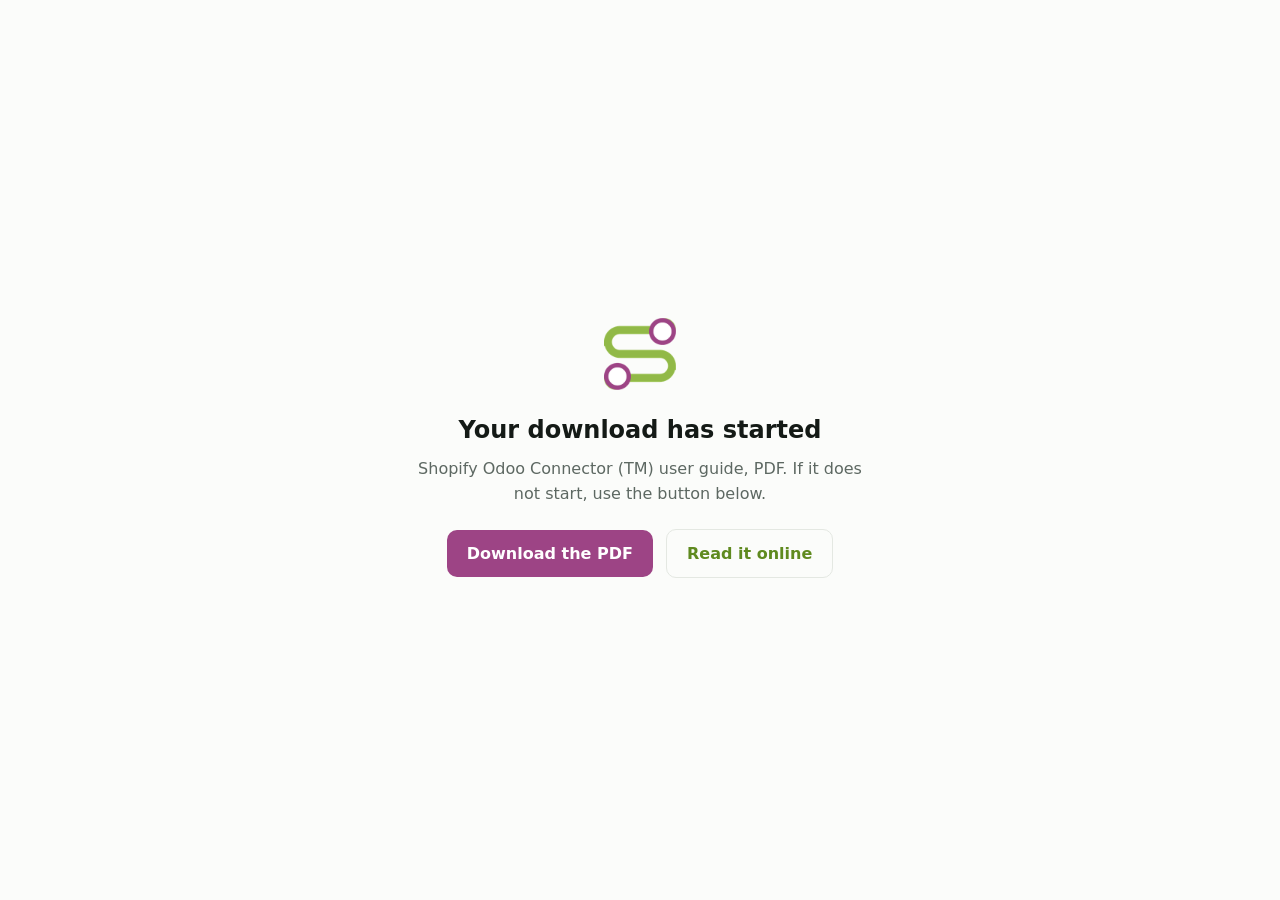
<file: download.html>
<!doctype html>
<html lang="en">
<head>
<meta charset="utf-8">
<meta name="viewport" content="width=device-width, initial-scale=1">
<title>User Guide Download</title>
<link rel="icon" type="image/png" href="assets/favicon.png">
<style>
    :root { --bg: #fbfcfa; --ink: #141a16; --muted: #5d6862; --accent: #5f8a1f; --plum: #9d4485; --line: #e4e8e2; }
    @media (prefers-color-scheme: dark) { :root { --bg: #121614; --ink: #eef2ef; --muted: #97a29c; --accent: #a6cf5c; --plum: #d48bc1; --line: #262d29; } }
    body { margin: 0; min-height: 100vh; display: grid; place-items: center; background: var(--bg); color: var(--ink);
           font: 16px/1.6 system-ui, -apple-system, "Segoe UI", sans-serif; padding: 16px; box-sizing: border-box; }
    .box { max-width: 460px; text-align: center; }
    img { width: 72px; height: 72px; }
    h1 { font-size: 24px; margin: 14px 0 6px; }
    p { color: var(--muted); margin: 0 0 18px; }
    a.btn { display: inline-block; padding: 11px 20px; border-radius: 10px; background: var(--plum); color: #fff; font-weight: 600; text-decoration: none; margin: 4px; }
    a.alt { background: transparent; color: var(--accent); border: 1px solid var(--line); }
</style>
</head>
<body>
<div class="box">
    <img src="assets/logo.png" alt="">
    <h1>Your download has started</h1>
    <p>Shopify Odoo Connector (TM) user guide, PDF. If it does not start, use the button below.</p>
    <a class="btn" id="pdf" href="shopify-odoo-connector-guide.pdf" download>Download the PDF</a>
    <a class="btn alt" href="./">Read it online</a>
</div>
<script>
    // Same-origin link with the download attribute: the browser saves the file instead of opening it
    window.addEventListener("load", function () { document.getElementById("pdf").click(); });
</script>
</body>
</html>
</file>
<file: assets/doc.css>
/* Shopify Odoo Connector (TM) help centre */
:root {
    --bg: #121614; --bg-soft: #181d1a; --panel: #1b211e; --panel-2: #1f2522; --line: #262d29; --line-2: #2c3430;
    --ink: #eef2ef; --ink-2: #cbd3ce; --muted: #97a29c; --faint: #6f7a74;
    --accent: #a6cf5c; --accent-ink: #12160f; --accent-soft: #1e2a14; --accent-line: #34461f;
    --plum: #d48bc1; --plum-soft: #2a1a26; --plum-line: #4a2b42;
    --note-bg: #16291f; --note-line: #29473a; --note-h: #7ad8b4;
    --warn-bg: #2b2114; --warn-line: #4d3a1d; --warn-h: #f0b867;
    --code-bg: #0e1210;
    --shadow: 0 1px 0 rgba(255, 255, 255, .02), 0 8px 24px rgba(0, 0, 0, .25);
    color-scheme: dark;
}
:root[data-theme="light"] {
    --bg: #fbfcfa; --bg-soft: #f4f6f2; --panel: #ffffff; --panel-2: #f6f8f4; --line: #e4e8e2; --line-2: #dbe1d8;
    --ink: #141a16; --ink-2: #2e3731; --muted: #5d6862; --faint: #8a948e;
    --accent: #5f8a1f; --accent-ink: #ffffff; --accent-soft: #eef5e2; --accent-line: #cfe3ad;
    --plum: #9d4485; --plum-soft: #f6eaf3; --plum-line: #e3c3da;
    --note-bg: #edf7f1; --note-line: #bfe3cf; --note-h: #157a52;
    --warn-bg: #fdf4e6; --warn-line: #f0d6a8; --warn-h: #9a5b00;
    --code-bg: #f1f3ef;
    --shadow: 0 1px 2px rgba(20, 26, 22, .05), 0 8px 24px rgba(20, 26, 22, .06);
    color-scheme: light;
}
* { box-sizing: border-box; }
html { scroll-behavior: smooth; scroll-padding-top: 84px; }
body {
    margin: 0; background: var(--bg); color: var(--ink-2);
    font: 16px/1.65 "Instrument Sans", system-ui, -apple-system, "Segoe UI", sans-serif;
    -webkit-font-smoothing: antialiased;
}
a { color: var(--accent); text-decoration: none; }
a:hover { text-decoration: underline; }
code, kbd {
    font: .88em/1.4 "JetBrains Mono", ui-monospace, SFMono-Regular, Menlo, monospace;
    background: var(--code-bg); border: 1px solid var(--line); border-radius: 6px; padding: .08em .4em; color: var(--ink);
}
strong { color: var(--ink); }

/* Header */
.hdr {
    position: sticky; top: 0; z-index: 20; height: 64px; display: flex; align-items: center; gap: 16px;
    padding: 0 20px; background: color-mix(in srgb, var(--bg) 90%, transparent);
    backdrop-filter: blur(10px); border-bottom: 1px solid var(--line);
}
.brand { display: flex; align-items: center; gap: 10px; color: var(--ink); font-weight: 600; white-space: nowrap; }
.brand:hover { text-decoration: none; }
.brand img { width: 30px; height: 30px; }
.brand .sep { color: var(--faint); font-weight: 400; }
.brand .sub { color: var(--muted); font-weight: 500; }
.search { position: relative; flex: 1; max-width: 460px; margin: 0 auto; }
.search input {
    width: 100%; height: 38px; padding: 0 40px 0 14px; border-radius: 10px; border: 1px solid var(--line-2);
    background: var(--panel); color: var(--ink); font: inherit; font-size: 14.5px; outline: none;
}
.search input:focus { border-color: var(--accent); }
.search kbd { position: absolute; right: 10px; top: 8px; font-size: 12px; color: var(--muted); }
.results {
    position: absolute; top: 44px; left: 0; right: 0; max-height: 60vh; overflow: auto; display: none;
    background: var(--panel); border: 1px solid var(--line-2); border-radius: 12px; box-shadow: var(--shadow); padding: 6px;
}
.results.open { display: block; }
.results a { display: block; padding: 8px 10px; border-radius: 8px; color: var(--ink-2); }
.results a:hover, .results a.sel { background: var(--panel-2); text-decoration: none; }
.results .t { color: var(--ink); font-weight: 600; font-size: 14.5px; }
.results .p { color: var(--muted); font-size: 12.5px; }
.results .e { color: var(--muted); font-size: 13px; padding: 10px; }
.hdr-actions { display: flex; align-items: center; gap: 10px; }
.icon-btn {
    width: 38px; height: 38px; border-radius: 10px; border: 1px solid var(--line-2); background: var(--panel);
    color: var(--ink-2); cursor: pointer; display: grid; place-items: center;
}
.icon-btn svg { width: 18px; height: 18px; }
.btn {
    display: inline-flex; align-items: center; height: 38px; padding: 0 16px; border-radius: 10px; font-weight: 600;
    font-size: 14.5px; background: var(--ink); color: var(--bg); white-space: nowrap;
}
.btn:hover { text-decoration: none; opacity: .92; }
.menu-btn { display: none; }
.back {
    display: inline-flex; align-items: center; gap: 4px; height: 38px; padding: 0 12px 0 8px; border-radius: 10px;
    border: 1px solid var(--line-2); background: var(--panel); color: var(--ink-2); font-weight: 500; font-size: 14.5px; white-space: nowrap;
}
.back:hover { text-decoration: none; border-color: var(--accent-line); color: var(--ink); }
.back svg { width: 18px; height: 18px; }

/* Layout */
.layout { display: grid; grid-template-columns: 290px minmax(0, 1fr); }
.side {
    position: sticky; top: 64px; height: calc(100vh - 64px); overflow-y: auto; padding: 18px 14px 40px;
    border-right: 1px solid var(--line); background: var(--bg);
}
.side .grp { margin: 18px 10px 6px; font-size: 11.5px; letter-spacing: .12em; font-weight: 600; color: var(--faint); }
.side .grp:first-child { margin-top: 4px; }
.side .topic {
    display: flex; gap: 10px; align-items: baseline; padding: 6px 10px; border-radius: 8px; color: var(--ink-2);
    font-weight: 500; font-size: 14.5px; cursor: pointer;
}
.side .topic:hover { background: var(--panel); text-decoration: none; }
.side .topic .n { font: 600 11.5px/1 "JetBrains Mono", ui-monospace, monospace; color: var(--faint); }
.side .topic.on { background: var(--accent-soft); color: var(--ink); }
.side .topic.on .n { color: var(--accent); }
.side .subs { display: none; margin: 2px 0 8px 22px; padding-left: 10px; border-left: 1px solid var(--line); }
.side .topic.on + .subs { display: block; }
.side .subs a { display: block; padding: 3px 8px; font-size: 13.5px; color: var(--muted); border-radius: 6px; }
.side .subs a:hover { color: var(--ink); text-decoration: none; }
.side .subs a.on { color: var(--accent); }

main { min-width: 0; padding: 40px 56px 80px; max-width: 1060px; }

/* Home */
.eyebrow { font-size: 12.5px; letter-spacing: .14em; font-weight: 600; color: var(--accent); }
.home h1 { font-size: clamp(34px, 5vw, 51px); line-height: 1.08; color: var(--ink); font-weight: 600; margin: 10px 0 14px; letter-spacing: -.01em; }
.home .lead { font-size: 19px; color: var(--muted); max-width: 720px; margin: 0 0 28px; }
.cards { display: grid; grid-template-columns: repeat(auto-fill, minmax(205px, 1fr)); gap: 12px; margin-bottom: 56px; }
.card {
    display: block; padding: 16px 16px 18px; border-radius: 12px; background: var(--panel); border: 1px solid var(--line);
    color: var(--ink-2); transition: border-color .15s, transform .15s;
}
.card:hover { border-color: var(--accent-line); text-decoration: none; transform: translateY(-1px); }
.card .n { font: 600 12px/1 "JetBrains Mono", ui-monospace, monospace; color: var(--accent); }
.card .t { display: block; color: var(--ink); font-weight: 600; font-size: 16.5px; margin: 10px 0 6px; }
.card .d { font-size: 14px; color: var(--muted); line-height: 1.5; }

/* Topic */
.topic-sec { padding-top: 26px; margin-top: 30px; border-top: 1px solid var(--line); }
.topic-head { display: flex; gap: 14px; align-items: center; margin-bottom: 6px; }
.topic-head .num {
    font: 600 13px/1 "JetBrains Mono", ui-monospace, monospace; color: var(--accent-ink); background: var(--accent);
    border-radius: 7px; padding: 6px 8px;
}
.topic-head .tag { font-size: 12.5px; letter-spacing: .14em; font-weight: 600; color: var(--faint); }
.topic-sec > h1 { font-size: 38px; line-height: 1.15; color: var(--ink); font-weight: 600; margin: 8px 0 6px; letter-spacing: -.01em; }
.read { font-size: 13.5px; color: var(--faint); margin-bottom: 16px; }
.topic-sec > .intro { font-size: 18px; color: var(--muted); margin: 0 0 8px; }
h2 { font-size: 26px; color: var(--ink); font-weight: 600; margin: 42px 0 12px; line-height: 1.25; }
h3 { font-size: 19px; color: var(--ink); font-weight: 600; margin: 28px 0 8px; }
h2 .anchor, h3 .anchor { opacity: 0; margin-left: 8px; color: var(--faint); font-weight: 400; }
h2:hover .anchor, h3:hover .anchor { opacity: 1; }
p { margin: 0 0 14px; }
ul, ol { padding-left: 22px; margin: 0 0 16px; }
li { margin: 4px 0; }

/* Tables */
.tbl { overflow-x: auto; margin: 6px 0 22px; border: 1px solid var(--line); border-radius: 12px; }
table { width: 100%; border-collapse: collapse; font-size: 15px; }
th {
    text-align: left; background: var(--panel-2); color: var(--muted); font-size: 12.5px; letter-spacing: .08em;
    text-transform: uppercase; font-weight: 600; padding: 10px 14px; border-bottom: 1px solid var(--line-2);
}
td { padding: 11px 14px; border-top: 1px solid var(--line); vertical-align: top; color: var(--ink-2); }
tr:first-child td { border-top: 0; }
td:first-child { color: var(--ink); font-weight: 500; }
td.opt { white-space: nowrap; }

/* Steps */
ol.steps { list-style: none; padding: 0; counter-reset: s; margin: 8px 0 20px; }
ol.steps > li { counter-increment: s; position: relative; padding: 2px 0 10px 44px; margin: 0; }
ol.steps > li::before {
    content: counter(s); position: absolute; left: 0; top: 0; width: 28px; height: 28px; border-radius: 50%;
    display: grid; place-items: center; font: 600 13px/1 "JetBrains Mono", ui-monospace, monospace;
    background: var(--accent-soft); color: var(--accent); border: 1px solid var(--accent-line);
}
ol.steps > li::after { content: ""; position: absolute; left: 13.5px; top: 32px; bottom: 2px; width: 1px; background: var(--line); }
ol.steps > li:last-child::after { display: none; }

/* Callouts */
.note, .warn { border-radius: 12px; padding: 14px 18px 4px; margin: 10px 0 22px; border: 1px solid; }
.note { background: var(--note-bg); border-color: var(--note-line); }
.warn { background: var(--warn-bg); border-color: var(--warn-line); }
.note .h, .warn .h { font-size: 12px; letter-spacing: .14em; font-weight: 700; text-transform: uppercase; margin-bottom: 6px; }
.note .h { color: var(--note-h); }
.warn .h { color: var(--warn-h); }

/* Figures, pills */
figure { margin: 10px 0 26px; }
figure img { width: 100%; border-radius: 12px; border: 1px solid var(--line-2); display: block; box-shadow: var(--shadow); }
figcaption { font-size: 13.5px; color: var(--faint); margin-top: 8px; }
.pill {
    display: inline-block; padding: 1px 9px; border-radius: 20px; font-size: 12.5px; font-weight: 600;
    background: var(--accent-soft); color: var(--accent); border: 1px solid var(--accent-line); white-space: nowrap;
}
.pill.plum { background: var(--plum-soft); color: var(--plum); border-color: var(--plum-line); }
.path { color: var(--ink); font-weight: 500; }

.foot { margin-top: 70px; padding-top: 22px; border-top: 1px solid var(--line); font-size: 14px; color: var(--faint); }

/* Phone and tablet */
@media (max-width: 920px) {
    .layout { grid-template-columns: 1fr; }
    .side {
        position: fixed; top: 64px; left: 0; bottom: 0; width: 300px; height: auto; z-index: 15;
        transform: translateX(-100%); transition: transform .2s; box-shadow: var(--shadow);
    }
    body.nav-open .side { transform: none; }
    .menu-btn { display: grid; }
    main { padding: 28px 16px 60px; }
    .brand .sep, .brand .sub, .btn { display: none; }
    .topic-sec > h1 { font-size: 30px; }
    h2 { font-size: 23px; }
}
@media (max-width: 560px) {
    .hdr { gap: 8px; padding: 0 12px; }
    .brand span:not(.sep):not(.sub) { display: none; }
    .search kbd { display: none; }
    .back span { display: none; }
    .back { padding: 0; width: 38px; justify-content: center; }
}
@media (prefers-reduced-motion: reduce) { html { scroll-behavior: auto; } .card { transition: none; } }

/* Print and PDF: light, no header or sidebar, each topic on a new page */
@media print {
    :root, :root[data-theme] {
        --bg: #fff; --bg-soft: #fff; --panel: #fff; --panel-2: #f4f6f2; --line: #dfe4dc; --line-2: #d3d9d0;
        --ink: #111; --ink-2: #222; --muted: #444; --faint: #666;
        --accent: #4d7c0f; --accent-ink: #fff; --accent-soft: #eef5e2; --accent-line: #cfe3ad;
        --note-bg: #eef7f1; --note-line: #bfe3cf; --note-h: #157a52; --warn-bg: #fdf4e6; --warn-line: #f0d6a8; --warn-h: #9a5b00;
        --code-bg: #f3f4f1; --shadow: none;
    }
    @page { size: A4; margin: 16mm 14mm; }
    body { font-size: 11pt; background: #fff; }
    .hdr, .side, .anchor, .search, .cards { display: none !important; }
    .layout { display: block; }
    main { padding: 0; max-width: none; }
    .home h1 { font-size: 30pt; margin-top: 60mm; }
    .home .lead { font-size: 13pt; }
    .home .lead:not(.print-toc) { display: none !important; }
    .topic-sec { break-before: page; border-top: 0; margin-top: 0; padding-top: 0; }
    h2, h3 { break-after: avoid; }
    .tbl, figure, .note, .warn, ol.steps > li, tr { break-inside: avoid; }
    figure img { max-height: 120mm; width: auto; max-width: 100%; }
    a { color: inherit; }
    .print-toc { display: block !important; }
}
.print-toc { display: none; }
.print-toc ol { columns: 2; font-size: 11pt; }
</file>
